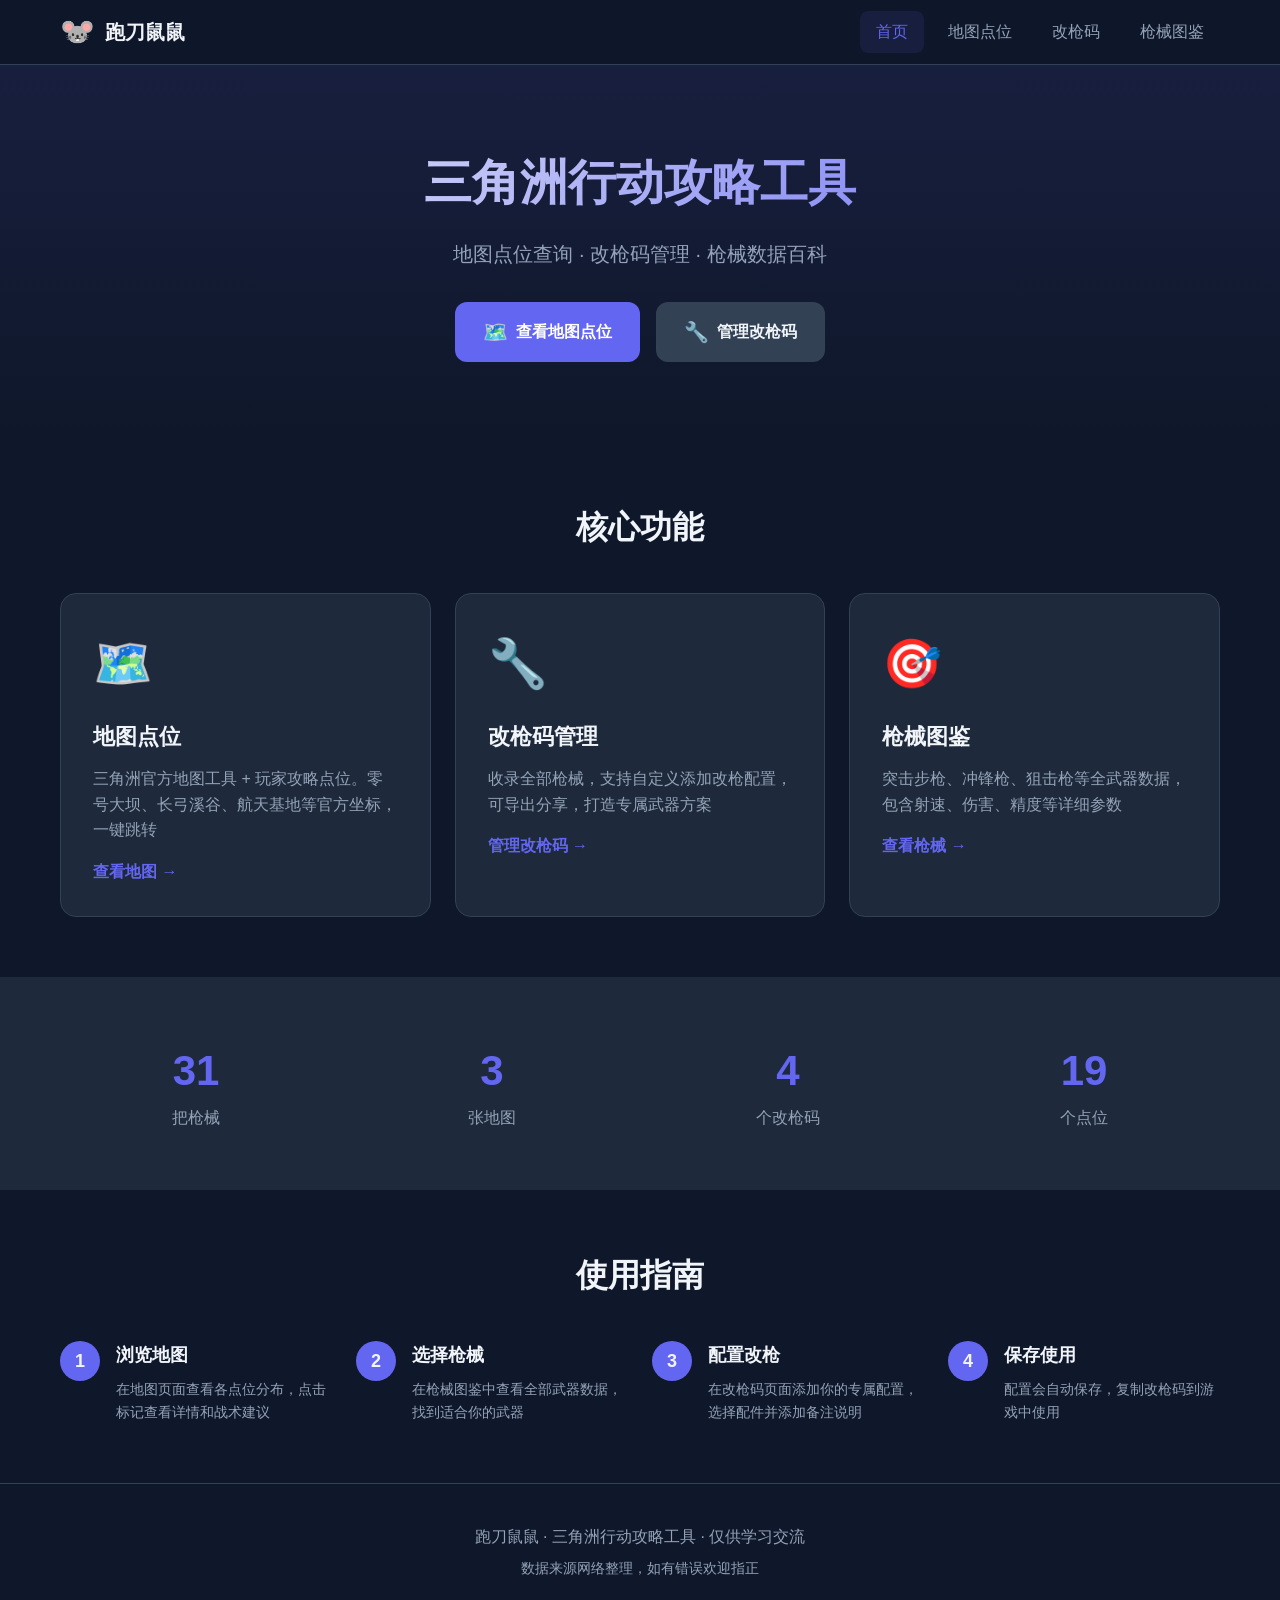
<file: index.html>
<!DOCTYPE html>
<html lang="zh-CN">
<head>
    <meta charset="UTF-8">
    <meta name="viewport" content="width=device-width, initial-scale=1.0">
    <title>跑刀鼠鼠 - 三角洲行动工具站</title>
    <link rel="stylesheet" href="css/style.css">
</head>
<body>
    <!-- 顶部导航 -->
    <header class="header">
        <div class="container header-content">
            <div class="logo">
                <span class="logo-icon">🐭</span>
                <span class="logo-text">跑刀鼠鼠</span>
            </div>
            <nav class="nav">
                <a href="index.html" class="nav-link active">首页</a>
                <a href="maps.html" class="nav-link">地图点位</a>
                <a href="loadouts.html" class="nav-link">改枪码</a>
                <a href="weapons.html" class="nav-link">枪械图鉴</a>
            </nav>
        </div>
    </header>

    <!-- 英雄区域 -->
    <section class="hero">
        <div class="container">
            <div class="hero-content">
                <h1 class="hero-title">三角洲行动攻略工具</h1>
                <p class="hero-subtitle">地图点位查询 · 改枪码管理 · 枪械数据百科</p>
                <div class="hero-buttons">
                    <a href="maps.html" class="btn btn-primary">
                        <span class="btn-icon">🗺️</span>
                        查看地图点位
                    </a>
                    <a href="loadouts.html" class="btn btn-secondary">
                        <span class="btn-icon">🔧</span>
                        管理改枪码
                    </a>
                </div>
            </div>
        </div>
    </section>

    <!-- 功能卡片 -->
    <section class="features">
        <div class="container">
            <h2 class="section-title">核心功能</h2>
            <div class="features-grid">
                <div class="feature-card">
                    <div class="feature-icon">🗺️</div>
                    <h3>地图点位</h3>
                    <p>三角洲官方地图工具 + 玩家攻略点位。零号大坝、长弓溪谷、航天基地等官方坐标，一键跳转</p>
                    <a href="maps.html" class="feature-link">查看地图 →</a>
                </div>
                <div class="feature-card">
                    <div class="feature-icon">🔧</div>
                    <h3>改枪码管理</h3>
                    <p>收录全部枪械，支持自定义添加改枪配置，可导出分享，打造专属武器方案</p>
                    <a href="loadouts.html" class="feature-link">管理改枪码 →</a>
                </div>
                <div class="feature-card">
                    <div class="feature-icon">🎯</div>
                    <h3>枪械图鉴</h3>
                    <p>突击步枪、冲锋枪、狙击枪等全武器数据，包含射速、伤害、精度等详细参数</p>
                    <a href="weapons.html" class="feature-link">查看枪械 →</a>
                </div>
            </div>
        </div>
    </section>

    <!-- 快速统计 -->
    <section class="stats">
        <div class="container">
            <div class="stats-grid">
                <div class="stat-item">
                    <span class="stat-number" id="weaponCount">0</span>
                    <span class="stat-label">把枪械</span>
                </div>
                <div class="stat-item">
                    <span class="stat-number" id="mapCount">0</span>
                    <span class="stat-label">张地图</span>
                </div>
                <div class="stat-item">
                    <span class="stat-number" id="loadoutCount">0</span>
                    <span class="stat-label">个改枪码</span>
                </div>
                <div class="stat-item">
                    <span class="stat-number" id="markerCount">0</span>
                    <span class="stat-label">个点位</span>
                </div>
            </div>
        </div>
    </section>

    <!-- 使用说明 -->
    <section class="guide">
        <div class="container">
            <h2 class="section-title">使用指南</h2>
            <div class="guide-steps">
                <div class="guide-step">
                    <div class="step-number">1</div>
                    <div class="step-content">
                        <h4>浏览地图</h4>
                        <p>在地图页面查看各点位分布，点击标记查看详情和战术建议</p>
                    </div>
                </div>
                <div class="guide-step">
                    <div class="step-number">2</div>
                    <div class="step-content">
                        <h4>选择枪械</h4>
                        <p>在枪械图鉴中查看全部武器数据，找到适合你的武器</p>
                    </div>
                </div>
                <div class="guide-step">
                    <div class="step-number">3</div>
                    <div class="step-content">
                        <h4>配置改枪</h4>
                        <p>在改枪码页面添加你的专属配置，选择配件并添加备注说明</p>
                    </div>
                </div>
                <div class="guide-step">
                    <div class="step-number">4</div>
                    <div class="step-content">
                        <h4>保存使用</h4>
                        <p>配置会自动保存，复制改枪码到游戏中使用</p>
                    </div>
                </div>
            </div>
        </div>
    </section>

    <!-- 页脚 -->
    <footer class="footer">
        <div class="container">
            <p>跑刀鼠鼠 · 三角洲行动攻略工具 · 仅供学习交流</p>
            <p class="footer-tip">数据来源网络整理，如有错误欢迎指正</p>
        </div>
    </footer>

    <script src="js/main.js"></script>
    <script>
        // 加载统计数据
        async function loadStats() {
            try {
                const [weapons, maps, loadouts] = await Promise.all([
                    fetch('data/weapons.json').then(r => r.json()),
                    fetch('data/maps.json').then(r => r.json()),
                    fetch('data/loadouts.json').then(r => r.json())
                ]);

                // 计算枪械总数
                let weaponCount = 0;
                weapons.categories.forEach(cat => weaponCount += cat.weapons.length);
                document.getElementById('weaponCount').textContent = weaponCount;

                // 地图数量
                document.getElementById('mapCount').textContent = maps.maps.length;

                // 改枪码数量
                document.getElementById('loadoutCount').textContent = loadouts.loadouts.length;

                // 点位数量
                let markerCount = 0;
                maps.maps.forEach(map => {
                    map.zones.forEach(zone => {
                        markerCount += zone.markers.length;
                    });
                });
                document.getElementById('markerCount').textContent = markerCount;
            } catch (e) {
                console.error('加载统计数据失败:', e);
            }
        }
        loadStats();
    </script>
</body>
</html>
</file>
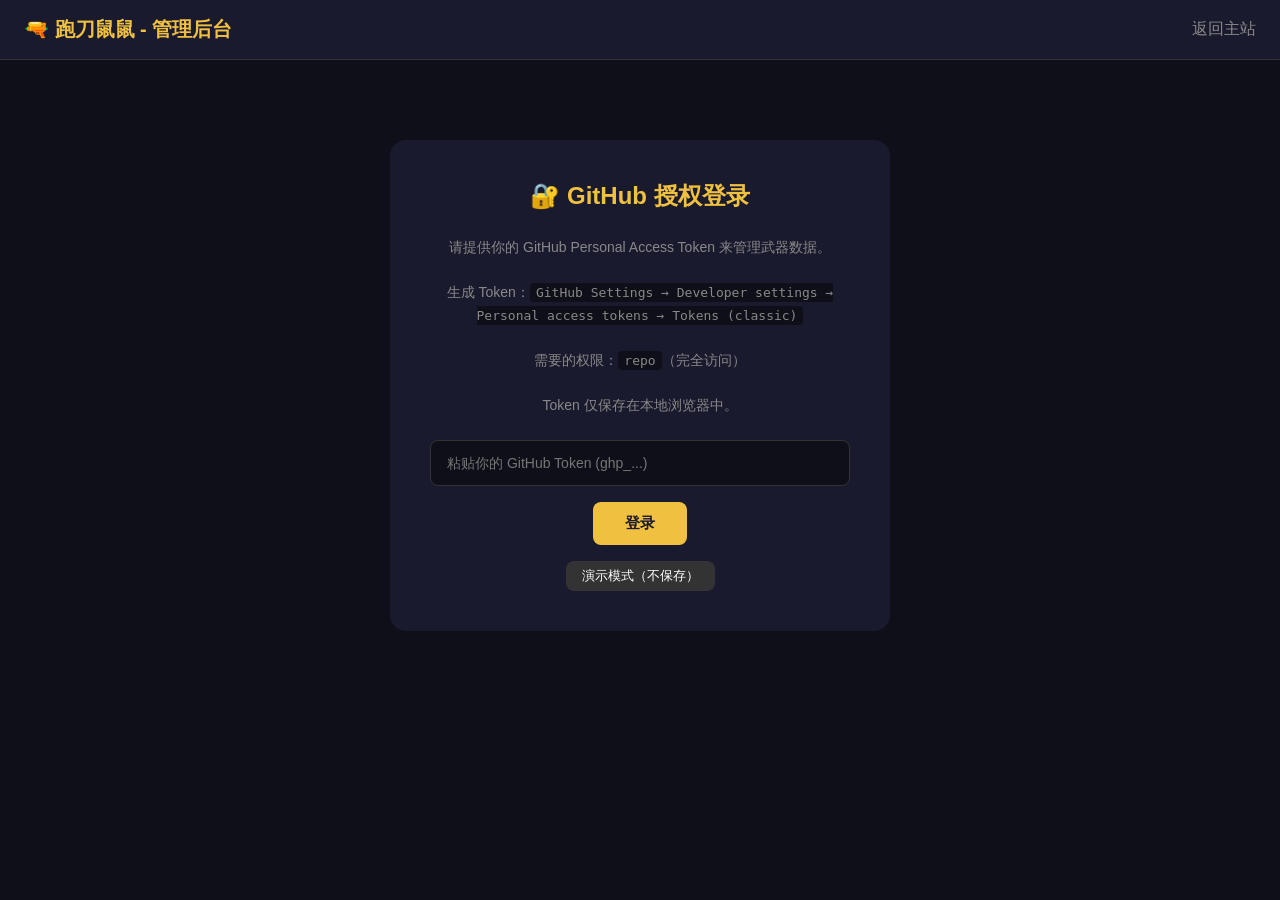
<file: admin.html>
<!DOCTYPE html>
<html lang="zh-CN">
<head>
    <meta charset="UTF-8">
    <meta name="viewport" content="width=device-width, initial-scale=1.0">
    <title>管理后台 - 跑刀鼠鼠</title>
    <style>
        * { margin: 0; padding: 0; box-sizing: border-box; }
        body { font-family: -apple-system, BlinkMacSystemFont, 'Segoe UI', sans-serif; background: #0f0f1a; color: #e0e0e0; min-height: 100vh; }
        
        /* 顶部导航 */
        .header { background: #1a1a2e; border-bottom: 1px solid #333; padding: 16px 24px; display: flex; justify-content: space-between; align-items: center; }
        .header h1 { font-size: 20px; color: #f0c040; }
        .header a { color: #888; text-decoration: none; margin-left: 20px; }
        .header a:hover { color: #fff; }
        
        /* 登录面板 */
        .login-panel { max-width: 500px; margin: 80px auto; padding: 40px; background: #1a1a2e; border-radius: 16px; text-align: center; }
        .login-panel h2 { margin-bottom: 24px; color: #f0c040; }
        .login-panel p { color: #888; margin-bottom: 24px; line-height: 1.6; font-size: 14px; }
        .login-panel code { background: #0f0f1a; padding: 2px 6px; border-radius: 4px; font-size: 13px; }
        .token-input { width: 100%; padding: 14px 16px; background: #0f0f1a; border: 1px solid #333; border-radius: 8px; color: #fff; font-size: 14px; margin-bottom: 16px; }
        .token-input:focus { border-color: #f0c040; outline: none; }
        .btn { padding: 12px 32px; border: none; border-radius: 8px; font-size: 15px; cursor: pointer; transition: all 0.2s; }
        .btn-primary { background: #f0c040; color: #1a1a2e; font-weight: 600; }
        .btn-primary:hover { background: #ffdd60; }
        .btn-secondary { background: #333; color: #fff; }
        .btn-danger { background: #dc3545; color: #fff; }
        .btn-small { padding: 6px 16px; font-size: 13px; }
        .btn:disabled { opacity: 0.5; cursor: not-allowed; }
        
        /* 管理面板 */
        .admin-panel { display: none; padding: 24px; max-width: 1400px; margin: 0 auto; }
        .admin-panel.active { display: block; }
        
        /* 工具栏 */
        .toolbar { display: flex; justify-content: space-between; align-items: center; margin-bottom: 24px; flex-wrap: wrap; gap: 12px; }
        .toolbar-left { display: flex; gap: 12px; align-items: center; }
        .toolbar-right { display: flex; gap: 12px; align-items: center; }
        
        /* 分类标签 */
        .category-tabs { display: flex; gap: 8px; flex-wrap: wrap; margin-bottom: 20px; }
        .category-tab { padding: 8px 16px; background: #1a1a2e; border: 1px solid #333; border-radius: 20px; cursor: pointer; font-size: 13px; transition: all 0.2s; }
        .category-tab:hover { border-color: #f0c040; }
        .category-tab.active { background: #f0c040; color: #1a1a2e; border-color: #f0c040; font-weight: 600; }
        
        /* 武器卡片网格 */
        .weapons-grid { display: grid; grid-template-columns: repeat(auto-fill, minmax(320px, 1fr)); gap: 16px; }
        .weapon-card { background: #1a1a2e; border-radius: 12px; overflow: hidden; border: 1px solid #2a2a3e; transition: all 0.2s; }
        .weapon-card:hover { border-color: #f0c040; }
        .weapon-image { width: 100%; height: 180px; object-fit: cover; background: #0f0f1a; display: flex; align-items: center; justify-content: center; font-size: 48px; }
        .weapon-info { padding: 16px; }
        .weapon-header { display: flex; justify-content: space-between; align-items: start; margin-bottom: 12px; }
        .weapon-name { font-size: 18px; font-weight: 600; color: #fff; }
        .weapon-type { font-size: 12px; padding: 4px 8px; background: #333; border-radius: 4px; color: #888; }
        .weapon-desc { font-size: 13px; color: #888; margin-bottom: 12px; line-height: 1.5; }
        .weapon-stats { display: grid; grid-template-columns: 1fr 1fr; gap: 8px; }
        .stat-item { display: flex; justify-content: space-between; font-size: 12px; }
        .stat-label { color: #666; }
        .stat-bar { width: 60px; height: 4px; background: #333; border-radius: 2px; }
        .stat-fill { height: 100%; background: linear-gradient(90deg, #f0c040, #ff8c00); border-radius: 2px; }
        .weapon-actions { display: flex; gap: 8px; padding: 12px 16px; border-top: 1px solid #2a2a3e; }
        
        /* 模态框 */
        .modal-overlay { display: none; position: fixed; top: 0; left: 0; right: 0; bottom: 0; background: rgba(0,0,0,0.8); z-index: 1000; align-items: center; justify-content: center; padding: 20px; }
        .modal-overlay.active { display: flex; }
        .modal { background: #1a1a2e; border-radius: 16px; width: 100%; max-width: 600px; max-height: 90vh; overflow-y: auto; }
        .modal-header { padding: 20px 24px; border-bottom: 1px solid #333; display: flex; justify-content: space-between; align-items: center; }
        .modal-header h3 { color: #f0c040; }
        .modal-close { background: none; border: none; color: #888; font-size: 24px; cursor: pointer; }
        .modal-close:hover { color: #fff; }
        .modal-body { padding: 24px; }
        .modal-footer { padding: 16px 24px; border-top: 1px solid #333; display: flex; justify-content: flex-end; gap: 12px; }
        
        /* 表单 */
        .form-group { margin-bottom: 20px; }
        .form-label { display: block; margin-bottom: 8px; font-size: 14px; color: #888; }
        .form-input { width: 100%; padding: 12px 14px; background: #0f0f1a; border: 1px solid #333; border-radius: 8px; color: #fff; font-size: 14px; }
        .form-input:focus { border-color: #f0c040; outline: none; }
        .form-row { display: grid; grid-template-columns: 1fr 1fr; gap: 16px; }
        .form-textarea { width: 100%; padding: 12px 14px; background: #0f0f1a; border: 1px solid #333; border-radius: 8px; color: #fff; font-size: 14px; resize: vertical; min-height: 80px; }
        .form-textarea:focus { border-color: #f0c040; outline: none; }
        
        /* 图片上传 */
        .image-upload { border: 2px dashed #333; border-radius: 12px; padding: 32px; text-align: center; cursor: pointer; transition: all 0.2s; }
        .image-upload:hover { border-color: #f0c040; }
        .image-upload.has-image { padding: 0; border-style: solid; }
        .image-upload img { width: 100%; height: 200px; object-fit: contain; background: #0f0f1a; }
        .image-upload-text { color: #666; font-size: 14px; }
        .image-upload-text span { color: #f0c040; }
        
        /* 状态提示 */
        .toast { position: fixed; bottom: 24px; right: 24px; padding: 16px 24px; background: #1a1a2e; border-radius: 8px; border: 1px solid #333; z-index: 2000; display: none; }
        .toast.success { border-color: #28a745; }
        .toast.error { border-color: #dc3545; }
        .toast.show { display: block; }
        
        /* 加载状态 */
        .loading { display: flex; align-items: center; justify-content: center; padding: 60px; color: #888; }
        .spinner { width: 24px; height: 24px; border: 2px solid #333; border-top-color: #f0c040; border-radius: 50%; animation: spin 0.8s linear infinite; margin-right: 12px; }
        @keyframes spin { to { transform: rotate(360deg); } }
        
        /* 分类选择器 */
        .category-select { width: 100%; padding: 12px 14px; background: #0f0f1a; border: 1px solid #333; border-radius: 8px; color: #fff; font-size: 14px; }
        .category-select:focus { border-color: #f0c040; outline: none; }
        
        /* 滑条 */
        .range-group { display: flex; align-items: center; gap: 12px; }
        .range-input { flex: 1; -webkit-appearance: none; height: 6px; background: #333; border-radius: 3px; cursor: pointer; }
        .range-input::-webkit-slider-thumb { -webkit-appearance: none; width: 18px; height: 18px; background: #f0c040; border-radius: 50%; cursor: pointer; }
        .range-value { min-width: 36px; text-align: center; font-size: 14px; color: #f0c040; }
        
        /* 标签输入 */
        .tags-input-container { display: flex; flex-wrap: wrap; gap: 8px; padding: 8px; background: #0f0f1a; border: 1px solid #333; border-radius: 8px; min-height: 46px; }
        .tag-chip { display: flex; align-items: center; gap: 4px; padding: 4px 10px; background: #333; border-radius: 4px; font-size: 12px; }
        .tag-chip button { background: none; border: none; color: #888; cursor: pointer; font-size: 14px; }
        .tags-input { flex: 1; min-width: 100px; background: none; border: none; color: #fff; font-size: 14px; outline: none; }
        
        /* 响应式 */
        @media (max-width: 768px) {
            .weapons-grid { grid-template-columns: 1fr; }
            .form-row { grid-template-columns: 1fr; }
        }
    </style>
</head>
<body>
    <!-- 顶部导航 -->
    <div class="header">
        <h1>🔫 跑刀鼠鼠 - 管理后台</h1>
        <div>
            <a href="index.html">返回主站</a>
            <a href="#" id="logoutBtn" style="display:none;">退出登录</a>
        </div>
    </div>
    
    <!-- 登录面板 -->
    <div class="login-panel" id="loginPanel">
        <h2>🔐 GitHub 授权登录</h2>
        <p>
            请提供你的 GitHub Personal Access Token 来管理武器数据。<br><br>
            生成 Token：<code>GitHub Settings → Developer settings → Personal access tokens → Tokens (classic)</code><br><br>
            需要的权限：<code>repo</code>（完全访问）<br><br>
            Token 仅保存在本地浏览器中。
        </p>
        <input type="password" class="token-input" id="tokenInput" placeholder="粘贴你的 GitHub Token (ghp_...)">
        <button class="btn btn-primary" id="loginBtn">登录</button>
        <div style="margin-top: 16px;">
            <button class="btn btn-secondary btn-small" id="demoBtn">演示模式（不保存）</button>
        </div>
    </div>
    
    <!-- 管理面板 -->
    <div class="admin-panel" id="adminPanel">
        <div class="toolbar">
            <div class="toolbar-left">
                <button class="btn btn-primary" id="addWeaponBtn">+ 添加武器</button>
                <span id="weaponCount" style="color: #888; font-size: 14px;"></span>
            </div>
            <div class="toolbar-right">
                <button class="btn btn-secondary btn-small" id="exportBtn">导出 JSON</button>
                <button class="btn btn-secondary btn-small" id="importBtn">导入 JSON</button>
                <input type="file" id="importFile" accept=".json" style="display: none;">
            </div>
        </div>
        
        <!-- 分类标签 -->
        <div class="category-tabs" id="categoryTabs">
            <div class="category-tab active" data-category="all">全部</div>
        </div>
        
        <!-- 武器列表 -->
        <div class="weapons-grid" id="weaponsGrid">
            <div class="loading"><div class="spinner"></div>加载中...</div>
        </div>
    </div>
    
    <!-- 添加/编辑模态框 -->
    <div class="modal-overlay" id="weaponModal">
        <div class="modal">
            <div class="modal-header">
                <h3 id="modalTitle">添加武器</h3>
                <button class="modal-close" id="modalClose">&times;</button>
            </div>
            <div class="modal-body">
                <input type="hidden" id="weaponId">
                
                <!-- 图片上传 -->
                <div class="form-group">
                    <label class="form-label">武器图片</label>
                    <div class="image-upload" id="imageUpload">
                        <div class="image-upload-text" id="imageUploadText">
                            点击上传图片<br><span>支持 JPG/PNG/GIF，建议 400×300</span>
                        </div>
                        <img id="imagePreview" style="display: none;">
                    </div>
                    <input type="file" id="imageInput" accept="image/*" style="display: none;">
                    <input type="hidden" id="weaponImage">
                </div>
                
                <div class="form-row">
                    <div class="form-group">
                        <label class="form-label">武器名称 *</label>
                        <input type="text" class="form-input" id="weaponName" placeholder="例如：HK416">
                    </div>
                    <div class="form-group">
                        <label class="form-label">武器分类 *</label>
                        <select class="category-select" id="weaponCategory">
                            <option value="assault-rifles">突击步枪</option>
                            <option value="smg">冲锋枪</option>
                            <option value="snipers">狙击枪</option>
                            <option value="shotguns">霰弹枪</option>
                            <option value="lmgs">机枪</option>
                            <option value="pistols">手枪</option>
                            <option value="special">特殊武器</option>
                        </select>
                    </div>
                </div>
                
                <div class="form-group">
                    <label class="form-label">全称</label>
                    <input type="text" class="form-input" id="weaponFullName" placeholder="例如：Heckler & Koch HK416">
                </div>
                
                <div class="form-group">
                    <label class="form-label">武器类型标签</label>
                    <input type="text" class="form-input" id="weaponType" placeholder="例如：AR / SMG / SR">
                </div>
                
                <div class="form-group">
                    <label class="form-label">描述</label>
                    <textarea class="form-textarea" id="weaponDesc" placeholder="简要描述武器特点..."></textarea>
                </div>
                
                <!-- 属性 -->
                <div class="form-group">
                    <label class="form-label">属性评分（0-100）</label>
                    <div style="display: grid; gap: 12px;">
                        <div class="range-group">
                            <span style="min-width: 70px; font-size: 13px;">射速</span>
                            <input type="range" class="range-input" id="statFireRate" min="0" max="100" value="50">
                            <span class="range-value" id="statFireRateValue">50</span>
                        </div>
                        <div class="range-group">
                            <span style="min-width: 70px; font-size: 13px;">伤害</span>
                            <input type="range" class="range-input" id="statDamage" min="0" max="100" value="50">
                            <span class="range-value" id="statDamageValue">50</span>
                        </div>
                        <div class="range-group">
                            <span style="min-width: 70px; font-size: 13px;">精度</span>
                            <input type="range" class="range-input" id="statAccuracy" min="0" max="100" value="50">
                            <span class="range-value" id="statAccuracyValue">50</span>
                        </div>
                        <div class="range-group">
                            <span style="min-width: 70px; font-size: 13px;">射程</span>
                            <input type="range" class="range-input" id="statRange" min="0" max="100" value="50">
                            <span class="range-value" id="statRangeValue">50</span>
                        </div>
                    </div>
                </div>
                
                <div class="form-row">
                    <div class="form-group">
                        <label class="form-label">评分（0-10）</label>
                        <input type="number" class="form-input" id="weaponRating" min="0" max="10" step="0.1" value="7.0">
                    </div>
                    <div class="form-group">
                        <label class="form-label">改枪码</label>
                        <input type="text" class="form-input" id="weaponCode" placeholder="例如：ABC123">
                    </div>
                </div>
                
                <div class="form-group">
                    <label class="form-label">标签（回车添加）</label>
                    <div class="tags-input-container" id="tagsContainer">
                        <input type="text" class="tags-input" id="tagsInput" placeholder="输入标签后按回车...">
                    </div>
                </div>
            </div>
            <div class="modal-footer">
                <button class="btn btn-secondary" id="cancelBtn">取消</button>
                <button class="btn btn-primary" id="saveBtn">保存</button>
            </div>
        </div>
    </div>
    
    <!-- 提示 -->
    <div class="toast" id="toast"></div>
    
    <script>
        // ===== 配置 =====
        const CONFIG = {
            owner: 'wuchen95279',
            repo: 'paodao-shushu',
            branch: 'main',
            weaponsFile: 'data/weapons.json',
            imagesFolder: 'assets/images/'
        };
        
        // ===== 状态 =====
        let state = {
            token: localStorage.getItem('gh_token') || '',
            isDemo: localStorage.getItem('gh_demo') === 'true',
            weapons: null,
            currentCategory: 'all',
            currentTags: [],
            editImage: null
        };
        
        // ===== DOM =====
        const $ = id => document.getElementById(id);
        const loginPanel = $('loginPanel');
        const adminPanel = $('adminPanel');
        const tokenInput = $('tokenInput');
        const loginBtn = $('loginBtn');
        const demoBtn = $('demoBtn');
        const logoutBtn = $('logoutBtn');
        const weaponsGrid = $('weaponsGrid');
        const categoryTabs = $('categoryTabs');
        const weaponModal = $('weaponModal');
        const toast = $('toast');
        
        // ===== GitHub API =====
        const api = {
            headers: () => ({
                'Authorization': `token ${state.token}`,
                'Accept': 'application/vnd.github+json',
                'Content-Type': 'application/json'
            }),
            
            async request(method, url, data = null) {
                const options = { method, headers: this.headers() };
                if (data) options.body = JSON.stringify(data);
                const r = await fetch(url, options);
                const text = await r.text();
                let json;
                try { json = JSON.parse(text); } catch { json = { message: text }; }
                if (!r.ok) throw new Error(json.message || `HTTP ${r.status}`);
                return json;
            },
            
            getFile: (path) => api.request('GET', `https://api.github.com/repos/${CONFIG.owner}/${CONFIG.repo}/contents/${path}?ref=${CONFIG.branch}`),
            putFile: (path, content, message, sha = null) => {
                const body = { message, content: btoa(unescape(encodeURIComponent(content))) };
                if (sha) body.sha = sha;
                return api.request('PUT', `https://api.github.com/repos/${CONFIG.owner}/${CONFIG.repo}/contents/${path}`, body);
            },
            deleteFile: (path, sha, message) => api.request('DELETE', `https://api.github.com/repos/${CONFIG.owner}/${CONFIG.repo}/contents/${path}`, { message, sha }),
            uploadImage: (filename, dataurl) => {
                const base64 = dataurl.split(',')[1];
                return api.request('PUT', `https://api.github.com/repos/${CONFIG.owner}/${CONFIG.repo}/contents/${CONFIG.imagesFolder}${filename}`, {
                    message: `Upload image: ${filename}`,
                    content: base64
                });
            }
        };
        
        // ===== 工具函数 =====
        function showToast(msg, type = 'success') {
            toast.textContent = msg;
            toast.className = `toast ${type} show`;
            setTimeout(() => toast.classList.remove('show'), 3000);
        }
        
        function getEmoji(type) {
            const map = { 'AR': '🎯', 'SMG': '⚡', 'SR': '🎯', 'SG': '💥', 'LMG': '🔥', 'Pistol': '🔫', 'Special': '⚔️', 'default': '🔫' };
            return map[type] || map['default'];
        }
        
        function generateId(name) {
            return name.toLowerCase().replace(/[^a-z0-9]/g, '-').replace(/-+/g, '-').replace(/^-|-$/g, '') || 'weapon-' + Date.now();
        }
        
        // ===== 认证 =====
        async function checkAuth() {
            if (state.token) {
                try {
                    await fetch('https://api.github.com/user', { headers: api.headers() });
                    showAdmin();
                    return true;
                } catch (e) {
                    localStorage.removeItem('gh_token');
                    state.token = '';
                }
            }
            if (state.isDemo) {
                showAdmin();
                return true;
            }
            return false;
        }
        
        async function doLogin() {
            const token = tokenInput.value.trim();
            if (!token) { showToast('请输入 Token', 'error'); return; }
            state.token = token;
            try {
                const user = await fetch('https://api.github.com/user', { 
                    headers: { 'Authorization': `token ${token}`, 'Accept': 'application/vnd.github+json' }
                }).then(r => r.json());
                if (user.login) {
                    localStorage.setItem('gh_token', token);
                    showToast(`欢迎，${user.login}！`);
                    showAdmin();
                }
            } catch (e) {
                showToast('Token 无效，请检查后重试', 'error');
            }
        }
        
        function doDemo() {
            state.isDemo = true;
            localStorage.setItem('gh_demo', 'true');
            showToast('演示模式：修改不会保存');
            showAdmin();
        }
        
        function doLogout() {
            state.token = '';
            state.isDemo = false;
            localStorage.removeItem('gh_token');
            localStorage.removeItem('gh_demo');
            loginPanel.style.display = 'block';
            adminPanel.classList.remove('active');
            logoutBtn.style.display = 'none';
            tokenInput.value = '';
        }
        
        function showAdmin() {
            loginPanel.style.display = 'none';
            adminPanel.classList.add('active');
            logoutBtn.style.display = 'inline';
            logoutBtn.style.color = '#888';
            logoutBtn.style.textDecoration = 'none';
            loadWeapons();
        }
        
        // ===== 数据加载 =====
        async function loadWeapons() {
            weaponsGrid.innerHTML = '<div class="loading"><div class="spinner"></div>加载中...</div>';
            try {
                const file = await api.getFile(CONFIG.weaponsFile);
                const content = decodeURIComponent(escape(atob(file.content)));
                state.weapons = JSON.parse(content);
                renderCategories();
                renderWeapons();
            } catch (e) {
                weaponsGrid.innerHTML = `<div class="loading" style="color:#dc3545;">加载失败: ${e.message}</div>`;
                showToast('加载武器数据失败', 'error');
            }
        }
        
        function renderCategories() {
            const cats = [{ id: 'all', name: '全部' }];
            state.weapons.categories.forEach(c => cats.push(c));
            categoryTabs.innerHTML = cats.map(c => 
                `<div class="category-tab${c.id === state.currentCategory ? ' active' : ''}" data-category="${c.id}">${c.name}</div>`
            ).join('');
        }
        
        function renderWeapons() {
            const allWeapons = [];
            state.weapons.categories.forEach(cat => {
                cat.weapons.forEach(w => allWeapons.push({ ...w, categoryId: cat.id, categoryName: cat.name }));
            });
            
            const filtered = state.currentCategory === 'all' 
                ? allWeapons 
                : allWeapons.filter(w => w.categoryId === state.currentCategory);
            
            $('weaponCount').textContent = `共 ${allWeapons.length} 把武器`;
            
            if (filtered.length === 0) {
                weaponsGrid.innerHTML = '<div class="loading">该分类暂无武器</div>';
                return;
            }
            
            weaponsGrid.innerHTML = filtered.map(w => `
                <div class="weapon-card" data-id="${w.id}" data-category="${w.categoryId}">
                    <div class="weapon-image">
                        ${w.image ? `<img src="${w.image}" alt="${w.name}" style="width:100%;height:100%;object-fit:contain;">` : getEmoji(w.type)}
                    </div>
                    <div class="weapon-info">
                        <div class="weapon-header">
                            <span class="weapon-name">${w.name}</span>
                            <span class="weapon-type">${w.type || w.categoryName}</span>
                        </div>
                        <p class="weapon-desc">${w.description || ''}</p>
                        <div class="weapon-stats">
                            <div class="stat-item"><span class="stat-label">射速</span><div class="stat-bar"><div class="stat-fill" style="width:${w.fireRate}%"></div></div></div>
                            <div class="stat-item"><span class="stat-label">伤害</span><div class="stat-bar"><div class="stat-fill" style="width:${w.damage}%"></div></div></div>
                            <div class="stat-item"><span class="stat-label">精度</span><div class="stat-bar"><div class="stat-fill" style="width:${w.accuracy}%"></div></div></div>
                            <div class="stat-item"><span class="stat-label">射程</span><div class="stat-bar"><div class="stat-fill" style="width:${w.range}%"></div></div></div>
                        </div>
                    </div>
                    <div class="weapon-actions">
                        <button class="btn btn-secondary btn-small" onclick="editWeapon('${w.categoryId}', '${w.id}')">编辑</button>
                        <button class="btn btn-danger btn-small" onclick="deleteWeapon('${w.categoryId}', '${w.id}')">删除</button>
                    </div>
                </div>
            `).join('');
        }
        
        // ===== 模态框操作 =====
        function openModal(isEdit = false) {
            $('modalTitle').textContent = isEdit ? '编辑武器' : '添加武器';
            weaponModal.classList.add('active');
            if (!isEdit) {
                $('weaponId').value = '';
                $('weaponName').value = '';
                $('weaponFullName').value = '';
                $('weaponCategory').value = 'assault-rifles';
                $('weaponType').value = '';
                $('weaponDesc').value = '';
                $('weaponRating').value = '7.0';
                $('weaponCode').value = '';
                $('weaponImage').value = '';
                $('imagePreview').style.display = 'none';
                $('imageUploadText').style.display = 'block';
                $('imageUpload').classList.remove('has-image');
                state.currentTags = [];
                state.editImage = null;
                ['FireRate', 'Damage', 'Accuracy', 'Range'].forEach(s => {
                    $(`stat${s}`).value = 50;
                    $(`stat${s}Value`).textContent = '50';
                });
                renderTags();
            }
        }
        
        function closeModal() {
            weaponModal.classList.remove('active');
            state.currentTags = [];
            state.editImage = null;
        }
        
        function renderTags() {
            const container = $('tagsContainer');
            const input = $('tagsInput');
            container.innerHTML = state.currentTags.map(t => 
                `<div class="tag-chip">${t} <button onclick="removeTag('${t}')">&times;</button></div>`
            ).join('') + '<input type="text" class="tags-input" id="tagsInput" placeholder="输入标签后按回车...">';
            const newInput = $('tagsInput');
            newInput.addEventListener('keydown', e => {
                if (e.key === 'Enter') {
                    e.preventDefault();
                    const val = newInput.value.trim();
                    if (val && !state.currentTags.includes(val)) {
                        state.currentTags.push(val);
                        renderTags();
                    }
                }
            });
        }
        
        function removeTag(tag) {
            state.currentTags = state.currentTags.filter(t => t !== tag);
            renderTags();
        }
        
        // ===== 增删改 =====
        function editWeapon(catId, weaponId) {
            const cat = state.weapons.categories.find(c => c.id === catId);
            if (!cat) return;
            const weapon = cat.weapons.find(w => w.id === weaponId);
            if (!weapon) return;
            
            $('weaponId').value = weaponId;
            $('weaponCategory').value = catId;
            $('weaponName').value = weapon.name;
            $('weaponFullName').value = weapon.fullName || '';
            $('weaponType').value = weapon.type || '';
            $('weaponDesc').value = weapon.description || '';
            $('weaponRating').value = weapon.rating || '7.0';
            $('weaponCode').value = weapon.code || '';
            $('weaponImage').value = weapon.image || '';
            
            if (weapon.image) {
                $('imagePreview').src = weapon.image;
                $('imagePreview').style.display = 'block';
                $('imageUploadText').style.display = 'none';
                $('imageUpload').classList.add('has-image');
            }
            
            ['FireRate', 'Damage', 'Accuracy', 'Range'].forEach(s => {
                const key = s.charAt(0).toLowerCase() + s.slice(1);
                const val = weapon[key] || 50;
                $(`stat${s}`).value = val;
                $(`stat${s}Value`).textContent = val;
            });
            
            state.currentTags = weapon.tags || [];
            renderTags();
            openModal(true);
        }
        
        async function saveWeapon() {
            const id = $('weaponId').value;
            const name = $('weaponName').value.trim();
            if (!name) { showToast('请输入武器名称', 'error'); return; }
            
            const catId = $('weaponCategory').value;
            let image = $('weaponImage').value;
            
            // 上传图片
            if (state.editImage && !state.editImage.startsWith('http')) {
                try {
                    if (state.isDemo) {
                        showToast('演示模式：图片未上传', 'error');
                    } else {
                        const filename = `${generateId(name)}-${Date.now()}.${state.editImage.split(';')[0].split('/')[1]}`;
                        await api.uploadImage(filename, state.editImage);
                        image = `${CONFIG.imagesFolder}${filename}`;
                        showToast('图片上传成功');
                    }
                } catch (e) {
                    showToast(`图片上传失败: ${e.message}`, 'error');
                    return;
                }
            }
            
            const weapon = {
                id: id || generateId(name),
                name,
                fullName: $('weaponFullName').value.trim(),
                type: $('weaponType').value.trim(),
                description: $('weaponDesc').value.trim(),
                fireRate: parseInt($('statFireRate').value),
                damage: parseInt($('statDamage').value),
                accuracy: parseInt($('statAccuracy').value),
                range: parseInt($('statRange').value),
                rating: parseFloat($('weaponRating').value) || 7.0,
                code: $('weaponCode').value.trim(),
                tags: [...state.currentTags],
                image: image
            };
            
            let cat = state.weapons.categories.find(c => c.id === catId);
            if (!cat) {
                cat = { id: catId, name: catId, icon: '🔫', weapons: [] };
                state.weapons.categories.push(cat);
            }
            
            if (id) {
                const idx = cat.weapons.findIndex(w => w.id === id);
                if (idx >= 0) cat.weapons[idx] = weapon;
            } else {
                cat.weapons.push(weapon);
            }
            
            await saveData();
            closeModal();
            showToast(id ? '武器已更新' : '武器已添加');
            renderCategories();
            renderWeapons();
        }
        
        async function deleteWeapon(catId, weaponId) {
            if (!confirm('确定要删除这把武器吗？')) return;
            
            const cat = state.weapons.categories.find(c => c.id === catId);
            if (!cat) return;
            cat.weapons = cat.weapons.filter(w => w.id !== weaponId);
            
            await saveData();
            showToast('武器已删除');
            renderWeapons();
        }
        
        async function saveData() {
            if (state.isDemo) return;
            try {
                const file = await api.getFile(CONFIG.weaponsFile);
                await api.putFile(CONFIG.weaponsFile, JSON.stringify(state.weapons, null, 2), 'Update weapons data', file.sha);
            } catch (e) {
                showToast(`保存失败: ${e.message}`, 'error');
                throw e;
            }
        }
        
        // ===== 导入导出 =====
        function exportJSON() {
            const blob = new Blob([JSON.stringify(state.weapons, null, 2)], { type: 'application/json' });
            const url = URL.createObjectURL(blob);
            const a = document.createElement('a');
            a.href = url;
            a.download = 'weapons.json';
            a.click();
            URL.revokeObjectURL(url);
        }
        
        function importJSON(e) {
            const file = e.target.files[0];
            if (!file) return;
            const reader = new FileReader();
            reader.onload = async (ev) => {
                try {
                    const data = JSON.parse(ev.target.result);
                    if (data.categories) {
                        state.weapons = data;
                        await saveData();
                        renderCategories();
                        renderWeapons();
                        showToast('导入成功');
                    } else {
                        showToast('无效的数据格式', 'error');
                    }
                } catch (err) {
                    showToast('解析 JSON 失败', 'error');
                }
            };
            reader.readAsText(file);
        }
        
        // ===== 事件绑定 =====
        loginBtn.addEventListener('click', doLogin);
        demoBtn.addEventListener('click', doDemo);
        logoutBtn.addEventListener('click', doLogout);
        $('addWeaponBtn').addEventListener('click', () => openModal(false));
        $('modalClose').addEventListener('click', closeModal);
        $('cancelBtn').addEventListener('click', closeModal);
        $('saveBtn').addEventListener('click', saveWeapon);
        $('exportBtn').addEventListener('click', exportJSON);
        $('importBtn').addEventListener('click', () => $('importFile').click());
        $('importFile').addEventListener('change', importJSON);
        
        // 分类切换
        categoryTabs.addEventListener('click', e => {
            if (e.target.classList.contains('category-tab')) {
                state.currentCategory = e.target.dataset.category;
                document.querySelectorAll('.category-tab').forEach(t => t.classList.remove('active'));
                e.target.classList.add('active');
                renderWeapons();
            }
        });
        
        // 模态框点击外部关闭
        weaponModal.addEventListener('click', e => {
            if (e.target === weaponModal) closeModal();
        });
        
        // 滑条实时更新
        ['FireRate', 'Damage', 'Accuracy', 'Range'].forEach(s => {
            $(`stat${s}`).addEventListener('input', e => {
                $(`stat${s}Value`).textContent = e.target.value;
            });
        });
        
        // 图片上传
        $('imageUpload').addEventListener('click', () => $('imageInput').click());
        $('imageInput').addEventListener('change', e => {
            const file = e.target.files[0];
            if (!file) return;
            const reader = new FileReader();
            reader.onload = ev => {
                state.editImage = ev.target.result;
                $('imagePreview').src = ev.target.result;
                $('imagePreview').style.display = 'block';
                $('imageUploadText').style.display = 'none';
                $('imageUpload').classList.add('has-image');
            };
            reader.readAsDataURL(file);
        });
        
        // 启动
        checkAuth();
    </script>
</body>
</html>
</file>
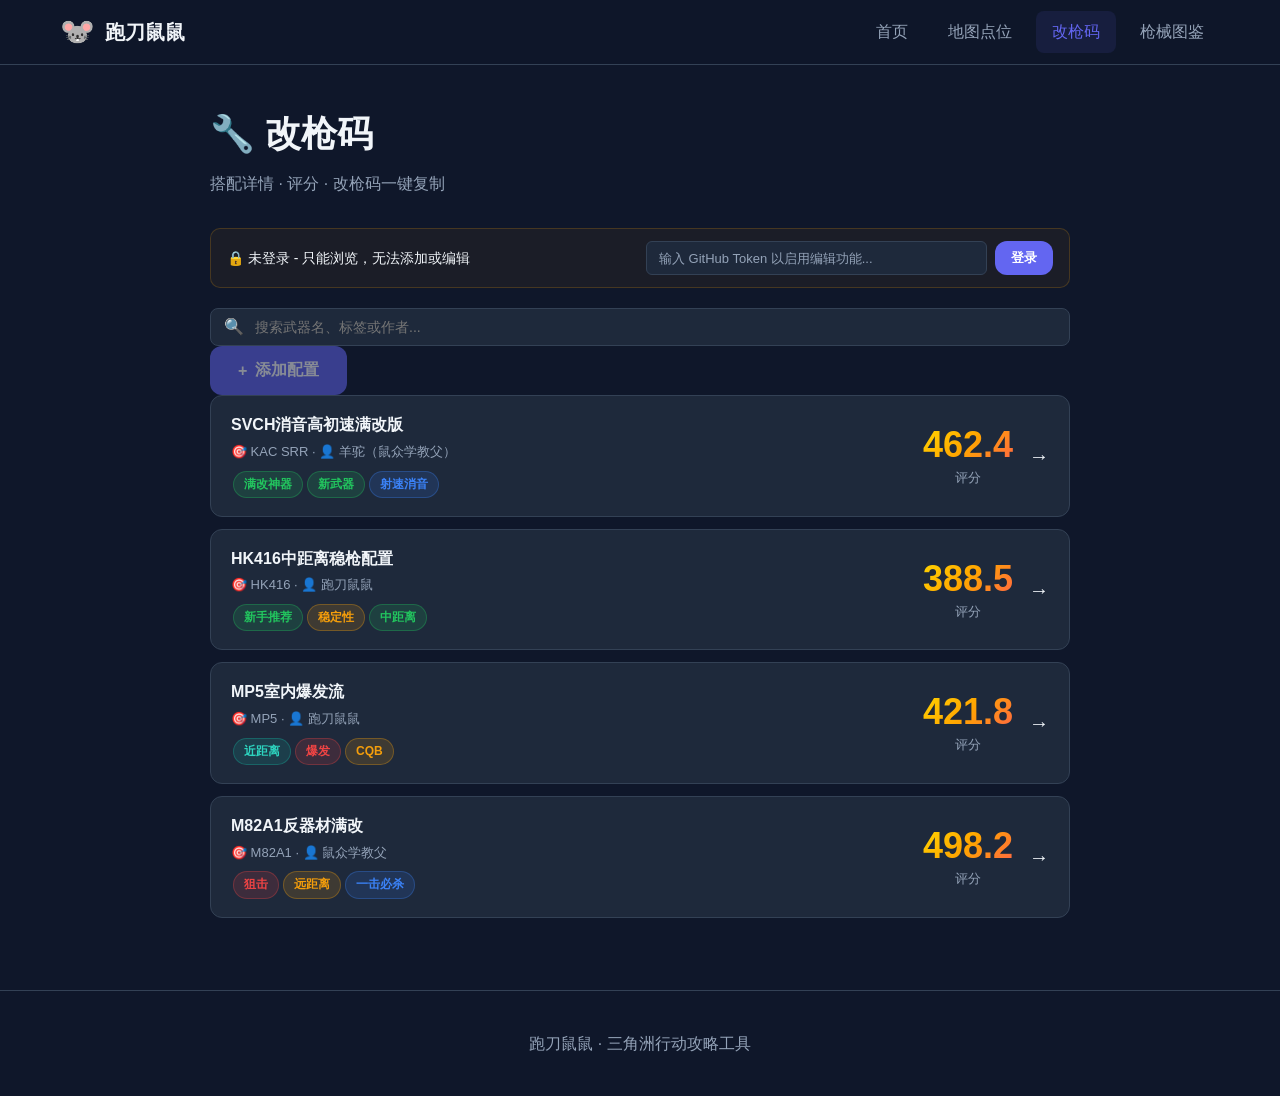
<file: loadouts.html>
<!DOCTYPE html>
<html lang="zh-CN">
<head>
    <meta charset="UTF-8">
    <meta name="viewport" content="width=device-width, initial-scale=1.0">
    <title>改枪码 - 跑刀鼠鼠</title>
    <link rel="stylesheet" href="css/style.css">
    <style>
        /* ===== 游戏内风格附加样式 ===== */
        
        /* 评分大字 */
        .score-big {
            font-size: 36px;
            font-weight: 800;
            background: linear-gradient(135deg, #FFD700 0%, #FFA500 50%, #FF6347 100%);
            -webkit-background-clip: text;
            -webkit-text-fill-color: transparent;
            background-clip: text;
            line-height: 1.2;
        }
        
        .score-label {
            font-size: 13px;
            color: var(--text-muted);
            margin-top: 2px;
        }

        /* 标签 */
        .tag-game {
            display: inline-block;
            padding: 3px 10px;
            border-radius: 20px;
            font-size: 12px;
            font-weight: 600;
            margin: 2px;
        }
        .tag-game.tag-hot { background: rgba(239,68,68,0.15); color: #ef4444; border: 1px solid rgba(239,68,68,0.3); }
        .tag-game.tag-new { background: rgba(34,197,94,0.15); color: #22c55e; border: 1px solid rgba(34,197,94,0.3); }
        .tag-game.tag-spd { background: rgba(59,130,246,0.15); color: #3b82f6; border: 1px solid rgba(59,130,246,0.3); }
        .tag-game.tag-rec { background: rgba(168,85,247,0.15); color: #a855f7; border: 1px solid rgba(168,85,247,0.3); }
        .tag-game.tag-def { background: rgba(245,158,11,0.15); color: #f59e0b; border: 1px solid rgba(245,158,11,0.3); }
        .tag-game.tag-def2 { background: rgba(99,102,241,0.15); color: #818cf8; border: 1px solid rgba(99,102,241,0.3); }
        .tag-game.tag-def3 { background: rgba(14,165,233,0.15); color: #38bdf8; border: 1px solid rgba(14,165,233,0.3); }
        .tag-game.tag-def4 { background: rgba(236,72,153,0.15); color: #f472b6; border: 1px solid rgba(236,72,153,0.3); }
        .tag-game.tag-def5 { background: rgba(20,184,166,0.15); color: #2dd4bf; border: 1px solid rgba(20,184,166,0.3); }

        /* 改枪码框 */
        .code-box {
            display: flex;
            align-items: center;
            gap: 12px;
            background: rgba(99,102,241,0.1);
            border: 1px solid rgba(99,102,241,0.3);
            border-radius: 10px;
            padding: 12px 16px;
            margin: 16px 0;
        }
        .code-text {
            font-family: 'Courier New', monospace;
            font-size: 15px;
            font-weight: 700;
            color: #a5b4fc;
            letter-spacing: 0.5px;
            flex: 1;
            word-break: break-all;
        }
        .code-copy-btn {
            background: var(--primary);
            color: white;
            border: none;
            padding: 8px 16px;
            border-radius: 8px;
            cursor: pointer;
            font-weight: 600;
            font-size: 13px;
            white-space: nowrap;
            transition: all 0.2s;
        }
        .code-copy-btn:hover { background: var(--primary-dark); }
        .code-copy-btn.copied { background: #22c55e; }

        /* 属性表 */
        .stats-table {
            display: grid;
            grid-template-columns: 1fr auto;
            gap: 0;
            background: var(--dark);
            border-radius: 12px;
            overflow: hidden;
            border: 1px solid var(--dark-light);
        }
        .stats-row {
            display: contents;
        }
        .stats-name {
            padding: 10px 16px;
            font-size: 14px;
            color: var(--text);
            border-bottom: 1px solid var(--dark-light);
            display: flex;
            align-items: center;
            gap: 8px;
        }
        .stats-value {
            padding: 10px 16px;
            font-size: 14px;
            font-weight: 600;
            color: var(--text);
            border-bottom: 1px solid var(--dark-light);
            text-align: right;
        }
        .stat-change { font-size: 12px; margin-left: 4px; }
        .stat-change.positive { color: #22c55e; }
        .stat-change.negative { color: #ef4444; }
        .stat-change.neutral { color: var(--text-muted); }

        /* 配件网格 */
        .attach-grid {
            display: grid;
            grid-template-columns: repeat(auto-fill, minmax(140px, 1fr));
            gap: 10px;
        }
        .attach-item {
            background: var(--dark);
            border: 1px solid var(--dark-light);
            border-radius: 10px;
            padding: 12px;
            text-align: center;
        }
        .attach-icon { font-size: 24px; margin-bottom: 6px; }
        .attach-slot { font-size: 11px; color: var(--text-muted); margin-bottom: 2px; }
        .attach-name { font-size: 13px; font-weight: 600; }

        /* 武器展示区 */
        .weapon-showcase {
            background: linear-gradient(135deg, #1e293b 0%, #0f172a 50%, #1a1a2e 100%);
            border-radius: 16px;
            padding: 32px;
            text-align: center;
            margin-bottom: 20px;
            position: relative;
            overflow: hidden;
        }
        .weapon-showcase::before {
            content: '';
            position: absolute;
            top: -50%; left: -50%;
            width: 200%; height: 200%;
            background: radial-gradient(circle at 50% 50%, rgba(99,102,241,0.08) 0%, transparent 60%);
            pointer-events: none;
        }
        .weapon-img-placeholder {
            width: 140px; height: 80px;
            background: rgba(99,102,241,0.1);
            border-radius: 12px;
            margin: 0 auto 16px;
            display: flex; align-items: center; justify-content: center;
            font-size: 40px;
            border: 1px solid rgba(99,102,241,0.2);
        }
        .weapon-showcase-name {
            font-size: 22px;
            font-weight: 700;
            margin-bottom: 8px;
        }

        /* 列表样式 */
        .loadout-list-item {
            background: var(--bg-card);
            border: 1px solid var(--dark-light);
            border-radius: 12px;
            padding: 16px 20px;
            margin-bottom: 12px;
            cursor: pointer;
            transition: all 0.2s;
            display: grid;
            grid-template-columns: 1fr auto auto;
            gap: 16px;
            align-items: center;
        }
        .loadout-list-item:hover {
            border-color: var(--primary);
            background: rgba(99,102,241,0.05);
            transform: translateX(4px);
        }
        .loadout-list-info h3 {
            font-size: 16px;
            font-weight: 700;
            margin-bottom: 4px;
        }
        .loadout-list-info .author {
            font-size: 13px;
            color: var(--text-muted);
            margin-bottom: 6px;
        }

        /* 模态框 */
        .modal-overlay {
            position: fixed;
            top: 0; left: 0; right: 0; bottom: 0;
            background: rgba(0,0,0,0.8);
            backdrop-filter: blur(4px);
            display: none;
            align-items: center;
            justify-content: center;
            z-index: 1000;
            padding: 20px;
        }
        .modal-overlay.active { display: flex; }
        .modal {
            background: var(--bg-card);
            border: 1px solid var(--dark-light);
            border-radius: 16px;
            width: 100%;
            max-width: 600px;
            max-height: 90vh;
            overflow: hidden;
            display: flex;
            flex-direction: column;
        }
        .modal-header {
            padding: 20px 24px;
            border-bottom: 1px solid var(--dark-light);
            display: flex;
            justify-content: space-between;
            align-items: center;
        }
        .modal-title { font-size: 18px; font-weight: 700; }
        .modal-close {
            background: none;
            border: none;
            color: var(--text-muted);
            font-size: 24px;
            cursor: pointer;
            padding: 0;
            width: 32px; height: 32px;
            display: flex; align-items: center; justify-content: center;
            border-radius: 8px;
            transition: all 0.2s;
        }
        .modal-close:hover { background: var(--dark); color: var(--text); }
        .modal-body {
            padding: 24px;
            overflow-y: auto;
            flex: 1;
        }
        .modal-footer {
            padding: 16px 24px;
            border-top: 1px solid var(--dark-light);
            display: flex;
            justify-content: flex-end;
            gap: 12px;
        }

        .modal-section-title {
            font-size: 14px;
            font-weight: 700;
            color: var(--primary);
            margin-bottom: 12px;
            margin-top: 20px;
            display: flex;
            align-items: center;
            gap: 8px;
        }
        .modal-section-title::before {
            content: '';
            width: 3px; height: 14px;
            background: var(--primary);
            border-radius: 2px;
        }

        .action-btns { display: flex; gap: 10px; flex-wrap: wrap; }
        .action-btns .btn { flex: 1; justify-content: center; min-width: 120px; }

        /* 登录状态栏 */
        .auth-bar {
            display: flex;
            align-items: center;
            gap: 12px;
            padding: 12px 16px;
            background: var(--bg-card);
            border: 1px solid var(--dark-light);
            border-radius: 10px;
            margin-bottom: 20px;
        }
        .auth-bar.logged-in {
            background: rgba(34,197,94,0.05);
            border-color: rgba(34,197,94,0.2);
        }
        .auth-bar.logged-out {
            background: rgba(245,158,11,0.05);
            border-color: rgba(245,158,11,0.2);
        }
        .auth-status {
            font-size: 14px;
            flex: 1;
        }
        .auth-status .username {
            font-weight: 600;
            color: #22c55e;
        }
        
        /* Token 输入框 */
        .token-input-group {
            display: flex;
            gap: 8px;
            flex: 1;
        }
        .token-input-group input {
            flex: 1;
            padding: 8px 12px;
            background: var(--dark);
            border: 1px solid var(--dark-light);
            border-radius: 6px;
            color: var(--text);
            font-size: 13px;
        }
        .token-input-group input::placeholder {
            color: var(--text-muted);
        }
        
        /* 保存中状态 */
        .saving-overlay {
            position: absolute;
            top: 0; left: 0; right: 0; bottom: 0;
            background: rgba(15,23,42,0.9);
            display: none;
            align-items: center;
            justify-content: center;
            flex-direction: column;
            gap: 16px;
            z-index: 10;
        }
        .saving-overlay.active { display: flex; }
        .spinner {
            width: 40px; height: 40px;
            border: 3px solid var(--dark-light);
            border-top-color: var(--primary);
            border-radius: 50%;
            animation: spin 1s linear infinite;
        }
        @keyframes spin { to { transform: rotate(360deg); } }
        
        /* 只读提示 */
        .readonly-notice {
            background: rgba(245,158,11,0.1);
            border: 1px solid rgba(245,158,11,0.2);
            border-radius: 8px;
            padding: 12px 16px;
            margin-bottom: 16px;
            font-size: 13px;
            color: #f59e0b;
            display: flex;
            align-items: center;
            gap: 8px;
        }
    </style>
</head>
<body>
    <header class="header">
        <div class="container header-content">
            <a href="index.html" class="logo">
                <span class="logo-icon">🐭</span>
                <span class="logo-text">跑刀鼠鼠</span>
            </a>
            <nav class="nav">
                <a href="index.html" class="nav-link">首页</a>
                <a href="maps.html" class="nav-link">地图点位</a>
                <a href="loadouts.html" class="nav-link active">改枪码</a>
                <a href="weapons.html" class="nav-link">枪械图鉴</a>
            </nav>
        </div>
    </header>

    <div class="container" style="padding: 40px 20px 60px; max-width: 900px;">
        <div style="padding: 0 0 32px 0;">
            <h1 class="page-title">🔧 改枪码</h1>
            <p class="page-subtitle">搭配详情 · 评分 · 改枪码一键复制</p>
        </div>

        <!-- 登录状态栏 -->
        <div class="auth-bar logged-out" id="authBar">
            <span class="auth-status" id="authStatus">🔒 未登录 - 只能浏览，无法添加或编辑</span>
            <div class="token-input-group" id="tokenInputGroup">
                <input type="password" id="githubToken" placeholder="输入 GitHub Token 以启用编辑功能...">
                <button class="btn btn-primary" onclick="login()" style="padding: 8px 16px; font-size: 13px;">登录</button>
            </div>
            <button class="btn btn-secondary" id="logoutBtn" onclick="logout()" style="display:none; padding: 8px 16px; font-size: 13px;">退出</button>
        </div>

        <div class="search-filter-bar">
            <div class="search-box" style="flex: 1;">
                <input type="text" id="searchInput" placeholder="搜索武器名、标签或作者..." oninput="filterLoadouts()">
            </div>
            <button class="btn btn-primary" id="addBtn" onclick="openAddModal()" disabled style="opacity: 0.5;">
                <span>+</span> 添加配置
            </button>
        </div>

        <div id="loadoutList"></div>
    </div>

    <!-- 详情模态框 -->
    <div class="modal-overlay" id="detailModal">
        <div class="modal" style="max-width: 640px; position: relative;">
            <div class="saving-overlay" id="savingOverlay">
                <div class="spinner"></div>
                <p style="color: var(--text-muted);">正在保存到 GitHub...</p>
            </div>
            <div class="modal-header">
                <h3 class="modal-title">配置详情</h3>
                <button class="modal-close" onclick="closeDetailModal()">×</button>
            </div>
            <div class="modal-body" id="detailBody"></div>
            <div class="modal-footer" id="detailFooter"></div>
        </div>
    </div>

    <!-- 添加/编辑模态框 -->
    <div class="modal-overlay" id="loadoutModal">
        <div class="modal" style="position: relative;">
            <div class="saving-overlay" id="editSavingOverlay">
                <div class="spinner"></div>
                <p style="color: var(--text-muted);">正在保存到 GitHub...</p>
            </div>
            <div class="modal-header">
                <h3 class="modal-title" id="modalTitle">添加改枪码</h3>
                <button class="modal-close" onclick="closeModal()">×</button>
            </div>
            <div class="modal-body">
                <form id="loadoutForm">
                    <input type="hidden" id="loadoutId">
                    <div class="form-group">
                        <label class="form-label">配置名称 *</label>
                        <input type="text" class="form-input" id="loadoutName" placeholder="例如：SVCH消音高初速满改版" required>
                    </div>
                    <div class="form-row">
                        <div class="form-group" style="flex: 1;">
                            <label class="form-label">选择枪械 *</label>
                            <select class="form-input" id="weaponSelect" required>
                                <option value="">请选择</option>
                            </select>
                        </div>
                        <div class="form-group" style="flex: 1;">
                            <label class="form-label">改枪码 *</label>
                            <input type="text" class="form-input" id="loadoutCode" placeholder="~开头，复制游戏内码" required>
                        </div>
                    </div>
                    <div class="form-row">
                        <div class="form-group" style="flex: 1;">
                            <label class="form-label">评分</label>
                            <input type="number" class="form-input" id="loadoutScore" placeholder="如：462.4" step="0.1">
                        </div>
                        <div class="form-group" style="flex: 1;">
                            <label class="form-label">作者</label>
                            <input type="text" class="form-input" id="loadoutAuthor" placeholder="你的名字">
                        </div>
                    </div>
                    <div class="form-group">
                        <label class="form-label">标签（逗号分隔）</label>
                        <input type="text" class="form-input" id="loadoutTags" placeholder="如：满改神器,新武器,射速消音">
                    </div>
                    <div class="form-group">
                        <label class="form-label">简介描述</label>
                        <input type="text" class="form-input" id="loadoutDesc" placeholder="一句话描述这套配置的特点">
                    </div>
                    <div class="form-group">
                        <label class="form-label">备注</label>
                        <textarea class="form-input" id="loadoutNotes" rows="3" placeholder="详细的使用说明、适用场景..."></textarea>
                    </div>
                </form>
            </div>
            <div class="modal-footer">
                <button class="btn btn-secondary" onclick="closeModal()">取消</button>
                <button class="btn btn-primary" onclick="saveLoadout()">保存配置</button>
            </div>
        </div>
    </div>

    <footer class="footer">
        <div class="container">
            <p>跑刀鼠鼠 · 三角洲行动攻略工具</p>
        </div>
    </footer>

    <script src="js/main.js"></script>
    <script>
        // ==================== 配置 ====================
        const CONFIG = {
            OWNER: 'wuchen95279',
            REPO: 'paodao-shushu',
            FILE_PATH: 'data/loadouts.json'
        };

        // ==================== 状态 ====================
        let loadoutsData = null;
        let weaponsData = null;
        let currentDetailId = null;
        let githubToken = localStorage.getItem('github_token') || '';
        let isLoggedIn = false;

        const TAG_COLORS = ['tag-hot','tag-new','tag-spd','tag-rec','tag-def','tag-def2','tag-def3','tag-def4','tag-def5'];
        const SLOT_ICONS = {
            '枪口':'🔇','枪管':'🔧','护木':'🛡️','前握把':'✋','上机匣':'📐',
            '瞄具座':'🔭','后握把':'🤛','弹匣':'📦','枪托':'🦴','后托':'✋',
            '贴腮板':'🧱','瞄具':'🔭'
        };

        // ==================== 初始化 ====================
        async function init() {
            // 检查登录状态
            checkAuth();
            
            // 加载数据
            [loadoutsData, weaponsData] = await Promise.all([
                appUtils.loadJSON('data/loadouts.json'),
                appUtils.loadJSON('data/weapons.json')
            ]);
            
            if (!loadoutsData || !weaponsData) {
                appUtils.showToast('加载数据失败', 'error');
                return;
            }
            
            renderLoadouts();
            populateWeaponSelect();
        }

        // ==================== 认证 ====================
        function checkAuth() {
            const token = localStorage.getItem('github_token');
            if (token) {
                githubToken = token;
                isLoggedIn = true;
                updateAuthUI();
            }
        }

        async function login() {
            const token = document.getElementById('githubToken').value.trim();
            if (!token) {
                appUtils.showToast('请输入 GitHub Token', 'error');
                return;
            }

            // 验证 token
            try {
                const response = await fetch('https://api.github.com/user', {
                    headers: { 'Authorization': `token ${token}` }
                });
                
                if (response.ok) {
                    const user = await response.json();
                    githubToken = token;
                    isLoggedIn = true;
                    localStorage.setItem('github_token', token);
                    localStorage.setItem('github_user', user.login);
                    updateAuthUI();
                    appUtils.showToast(`欢迎，${user.login}！`, 'success');
                } else {
                    appUtils.showToast('Token 无效或已过期', 'error');
                }
            } catch (e) {
                appUtils.showToast('验证失败，请检查网络', 'error');
            }
        }

        function logout() {
            githubToken = '';
            isLoggedIn = false;
            localStorage.removeItem('github_token');
            localStorage.removeItem('github_user');
            updateAuthUI();
            appUtils.showToast('已退出登录', 'success');
        }

        function updateAuthUI() {
            const authBar = document.getElementById('authBar');
            const authStatus = document.getElementById('authStatus');
            const tokenInputGroup = document.getElementById('tokenInputGroup');
            const logoutBtn = document.getElementById('logoutBtn');
            const addBtn = document.getElementById('addBtn');

            if (isLoggedIn) {
                const username = localStorage.getItem('github_user') || '用户';
                authBar.className = 'auth-bar logged-in';
                authStatus.innerHTML = `✅ 已登录 - <span class="username">${username}</span> 可以添加和编辑改枪码`;
                tokenInputGroup.style.display = 'none';
                logoutBtn.style.display = 'block';
                addBtn.disabled = false;
                addBtn.style.opacity = '1';
            } else {
                authBar.className = 'auth-bar logged-out';
                authStatus.textContent = '🔒 未登录 - 只能浏览，无法添加或编辑';
                tokenInputGroup.style.display = 'flex';
                logoutBtn.style.display = 'none';
                addBtn.disabled = true;
                addBtn.style.opacity = '0.5';
            }
        }

        // ==================== GitHub API 操作 ====================
        async function getFileSHA() {
            const response = await fetch(
                `https://api.github.com/repos/${CONFIG.OWNER}/${CONFIG.REPO}/contents/${CONFIG.FILE_PATH}`,
                { headers: { 'Authorization': `token ${githubToken}` } }
            );
            if (response.ok) {
                const data = await response.json();
                return data.sha;
            }
            return null;
        }

        async function saveToGitHub() {
            if (!isLoggedIn) {
                appUtils.showToast('请先登录', 'error');
                return false;
            }

            try {
                const content = btoa(unescape(encodeURIComponent(JSON.stringify(loadoutsData, null, 2))));
                const sha = await getFileSHA();
                
                const payload = {
                    message: `Update loadouts.json - ${new Date().toISOString()}`,
                    content: content
                };
                if (sha) payload.sha = sha;

                const response = await fetch(
                    `https://api.github.com/repos/${CONFIG.OWNER}/${CONFIG.REPO}/contents/${CONFIG.FILE_PATH}`,
                    {
                        method: 'PUT',
                        headers: {
                            'Authorization': `token ${githubToken}`,
                            'Content-Type': 'application/json'
                        },
                        body: JSON.stringify(payload)
                    }
                );

                if (response.ok) {
                    return true;
                } else {
                    const error = await response.json();
                    appUtils.showToast(`保存失败: ${error.message}`, 'error');
                    return false;
                }
            } catch (e) {
                appUtils.showToast('保存失败，请检查网络', 'error');
                return false;
            }
        }

        // ==================== 渲染 ====================
        function getWeaponName(weaponId) {
            for (const cat of weaponsData.categories) {
                const w = cat.weapons.find(w => w.id === weaponId);
                if (w) return w.name;
            }
            return weaponId;
        }

        function getTagClass(tag) {
            const t = tag.toLowerCase();
            if (t.includes('新') || t.includes('新武器')) return 'tag-new';
            if (t.includes('爆') || t.includes('hot') || t.includes('爆发')) return 'tag-hot';
            if (t.includes('射速') || t.includes('速度') || t.includes('spd')) return 'tag-spd';
            if (t.includes('推荐') || t.includes('新手') || t.includes('rec')) return 'tag-rec';
            return TAG_COLORS[Math.abs(hashCode(tag)) % TAG_COLORS.length];
        }

        function hashCode(str) {
            let h = 0;
            for (let i = 0; i < str.length; i++) h = ((h << 5) - h) + str.charCodeAt(i);
            return h;
        }

        function renderLoadouts(filter = '') {
            const container = document.getElementById('loadoutList');
            const fl = filter.toLowerCase();
            const filtered = loadoutsData.loadouts.filter(lo => {
                if (!fl) return true;
                return lo.name.toLowerCase().includes(fl) ||
                       lo.weaponId.toLowerCase().includes(fl) ||
                       getWeaponName(lo.weaponId).toLowerCase().includes(fl) ||
                       (lo.author && lo.author.toLowerCase().includes(fl)) ||
                       (lo.tags && lo.tags.some(t => t.toLowerCase().includes(fl)));
            });

            if (filtered.length === 0) {
                container.innerHTML = `
                    <div style="text-align:center;padding:60px 20px;color:var(--text-muted);">
                        <div style="font-size:48px;margin-bottom:16px;">🔧</div>
                        <p>${filter ? '没有找到匹配的改枪码' : '还没有改枪码，登录后添加第一个！'}</p>
                    </div>`;
                return;
            }

            container.innerHTML = filtered.map(lo => `
                <div class="loadout-list-item" onclick="showDetail('${lo.id}')">
                    <div class="loadout-list-info">
                        <h3>${lo.name}</h3>
                        <div class="author">🎯 ${getWeaponName(lo.weaponId)} · 👤 ${lo.author || '匿名'}</div>
                        <div>${(lo.tags||[]).map(t => `<span class="tag-game ${getTagClass(t)}">${t}</span>`).join('')}</div>
                    </div>
                    <div style="text-align:center;min-width:80px;">
                        <div class="score-big">${lo.score || '?'}</div>
                        <div class="score-label">评分</div>
                    </div>
                    <div style="text-align:right;font-size:20px;">→</div>
                </div>
            `).join('');
        }

        function filterLoadouts() {
            renderLoadouts(document.getElementById('searchInput').value);
        }

        // ==================== 详情弹窗 ====================
        function showDetail(id) {
            currentDetailId = id;
            const lo = loadoutsData.loadouts.find(l => l.id === id);
            if (!lo) return;

            const weaponName = getWeaponName(lo.weaponId);

            // 改枪码复制
            const codeCopyBtn = lo.code ? `
                <button class="code-copy-btn" id="codeCopyBtn" onclick="copyCode('${lo.code.replace(/'/g,"\\'")}')">📋 复制</button>` : '';

            // 配件网格
            const attachGrid = (lo.attachments && lo.attachments.length > 0)
                ? `<div class="attach-grid">${lo.attachments.map(a => `
                    <div class="attach-item">
                        <span class="attach-icon">${a.icon || SLOT_ICONS[a.slot] || '🔧'}</span>
                        <div class="attach-info">
                            <div class="attach-slot">${a.slot}</div>
                            <div class="attach-name">${a.name}</div>
                        </div>
                    </div>`).join('')}</div>`
                : '<p style="color:var(--text-muted);font-size:14px;">暂无配件信息</p>';

            // 属性表
            const statsTable = (lo.stats && Object.keys(lo.stats).length > 0)
                ? `<div class="stats-table">${Object.entries(lo.stats).map(([name, s]) => {
                    const ch = s.change || 0;
                    const chClass = ch > 0 ? 'positive' : ch < 0 ? 'negative' : 'neutral';
                    const chText = ch > 0 ? `+${ch}` : ch === 0 ? '±0' : `${ch}`;
                    return `<div class="stats-row">
                        <div class="stats-name">${name}</div>
                        <div class="stats-value">
                            ${s.base}
                            <span class="stat-change ${chClass}">(${chText})</span>
                        </div>
                    </div>`;
                }).join('')}</div>`
                : '';

            document.getElementById('detailBody').innerHTML = `
                <!-- 武器大图区 -->
                <div class="weapon-showcase">
                    <div class="weapon-img-placeholder">${weaponName.charAt(0)}</div>
                    <div class="weapon-showcase-name">${lo.name}</div>
                    ${lo.score ? `<div class="score-big">${lo.score}</div><div class="score-label">评分</div>` : ''}
                </div>

                <!-- 标签 -->
                <div>${(lo.tags||[]).map(t => `<span class="tag-game ${getTagClass(t)}">${t}</span>`).join('')}</div>

                <!-- 作者 -->
                <div style="margin-top:12px;font-size:13px;color:var(--text-muted);">
                    👤 ${lo.author || '匿名'} · 📅 ${lo.createdAt || ''}
                </div>

                <!-- 简介 -->
                ${lo.description ? `<p style="margin-top:12px;font-size:14px;color:var(--text-muted);line-height:1.7;">${lo.description}</p>` : ''}

                <!-- 改枪码 -->
                ${lo.code ? `
                <div class="modal-section-title">改枪码</div>
                <div class="code-box">
                    <span class="code-text">${lo.code}</span>
                    ${codeCopyBtn}
                </div>` : ''}

                <!-- 配件 -->
                <div class="modal-section-title">配件搭配</div>
                ${attachGrid}

                <!-- 属性 -->
                ${statsTable ? `<div class="modal-section-title">改装属性</div>${statsTable}` : ''}

                <!-- 备注 -->
                ${lo.notes ? `
                <div class="modal-section-title">备注</div>
                <p style="font-size:14px;color:var(--text-muted);line-height:1.7;">${lo.notes}</p>` : ''}
            `;

            // 根据登录状态显示不同按钮
            if (isLoggedIn) {
                document.getElementById('detailFooter').innerHTML = `
                    <div class="action-btns">
                        ${lo.code ? `<button class="btn btn-primary" onclick="copyCode('${lo.code.replace(/'/g,"\\'")}')">📋 复制改枪码</button>` : ''}
                        <button class="btn btn-secondary" onclick="editCurrentLoadout()">✏️ 编辑</button>
                        <button class="btn btn-danger" onclick="deleteCurrentLoadout()">🗑️ 删除</button>
                    </div>
                `;
            } else {
                document.getElementById('detailFooter').innerHTML = `
                    <div class="readonly-notice">
                        <span>ℹ️</span>
                        <span>登录后可以编辑或删除此配置</span>
                    </div>
                    <div class="action-btns">
                        ${lo.code ? `<button class="btn btn-primary" onclick="copyCode('${lo.code.replace(/'/g,"\\'")}')">📋 复制改枪码</button>` : ''}
                        <button class="btn btn-secondary" onclick="closeDetailModal()">关闭</button>
                    </div>
                `;
            }

            document.getElementById('detailModal').classList.add('active');
        }

        function copyCode(code) {
            appUtils.copyToClipboard(code);
            const btn = document.getElementById('codeCopyBtn');
            if (btn) { btn.textContent = '✅ 已复制'; btn.classList.add('copied'); setTimeout(() => { btn.textContent='📋 复制'; btn.classList.remove('copied'); }, 1500); }
        }

        function closeDetailModal() { document.getElementById('detailModal').classList.remove('active'); }

        // ==================== 编辑功能 ====================
        function editCurrentLoadout() {
            if (!isLoggedIn) {
                appUtils.showToast('请先登录', 'error');
                return;
            }
            const lo = loadoutsData.loadouts.find(l => l.id === currentDetailId);
            if (!lo) return;
            closeDetailModal();
            openEditModal(lo);
        }

        function openEditModal(lo) {
            document.getElementById('modalTitle').textContent = '编辑改枪码';
            document.getElementById('loadoutId').value = lo.id;
            document.getElementById('loadoutName').value = lo.name;
            document.getElementById('weaponSelect').value = lo.weaponId;
            document.getElementById('loadoutCode').value = lo.code || '';
            document.getElementById('loadoutScore').value = lo.score || '';
            document.getElementById('loadoutAuthor').value = lo.author || '';
            document.getElementById('loadoutTags').value = (lo.tags||[]).join(',');
            document.getElementById('loadoutDesc').value = lo.description || '';
            document.getElementById('loadoutNotes').value = lo.notes || '';
            document.getElementById('loadoutModal').classList.add('active');
        }

        async function deleteCurrentLoadout() {
            if (!isLoggedIn) {
                appUtils.showToast('请先登录', 'error');
                return;
            }
            if (!confirm('确定要删除这个改枪码吗？')) return;
            
            document.getElementById('savingOverlay').classList.add('active');
            
            const idx = loadoutsData.loadouts.findIndex(l => l.id === currentDetailId);
            if (idx !== -1) {
                loadoutsData.loadouts.splice(idx, 1);
                const success = await saveToGitHub();
                if (success) {
                    renderLoadouts();
                    closeDetailModal();
                    appUtils.showToast('已删除', 'success');
                }
            }
            
            document.getElementById('savingOverlay').classList.remove('active');
        }

        // ==================== 添加功能 ====================
        function populateWeaponSelect() {
            const sel = document.getElementById('weaponSelect');
            let opts = '<option value="">请选择</option>';
            weaponsData.categories.forEach(cat => {
                opts += `<optgroup label="${cat.icon} ${cat.name}">`;
                cat.weapons.forEach(w => { opts += `<option value="${w.id}">${w.name} - ${w.fullName}</option>`; });
                opts += '</optgroup>';
            });
            sel.innerHTML = opts;
        }

        function openAddModal() {
            if (!isLoggedIn) {
                appUtils.showToast('请先登录', 'error');
                return;
            }
            document.getElementById('modalTitle').textContent = '添加改枪码';
            document.getElementById('loadoutForm').reset();
            document.getElementById('loadoutId').value = '';
            document.getElementById('loadoutModal').classList.add('active');
        }

        function closeModal() { document.getElementById('loadoutModal').classList.remove('active'); }

        async function saveLoadout() {
            if (!isLoggedIn) {
                appUtils.showToast('请先登录', 'error');
                return;
            }

            const form = document.getElementById('loadoutForm');
            if (!form.checkValidity()) { form.reportValidity(); return; }

            document.getElementById('editSavingOverlay').classList.add('active');

            const loadout = {
                id: document.getElementById('loadoutId').value || appUtils.generateId(),
                weaponId: document.getElementById('weaponSelect').value,
                name: document.getElementById('loadoutName').value.trim(),
                code: document.getElementById('loadoutCode').value.trim(),
                score: parseFloat(document.getElementById('loadoutScore').value) || 0,
                author: document.getElementById('loadoutAuthor').value.trim() || localStorage.getItem('github_user') || '匿名',
                tags: document.getElementById('loadoutTags').value.split(',').map(t=>t.trim()).filter(t=>t),
                description: document.getElementById('loadoutDesc').value.trim(),
                notes: document.getElementById('loadoutNotes').value.trim(),
                createdAt: appUtils.formatDate(new Date()),
                attachments: [],
                stats: {}
            };

            const existing = loadoutsData.loadouts.findIndex(l => l.id === loadout.id);
            if (existing !== -1) loadoutsData.loadouts[existing] = loadout;
            else loadoutsData.loadouts.unshift(loadout);

            const success = await saveToGitHub();
            
            document.getElementById('editSavingOverlay').classList.remove('active');
            
            if (success) {
                renderLoadouts();
                closeModal();
                appUtils.showToast('保存成功！', 'success');
            }
        }

        // ==================== 启动 ====================
        init();

        // 点击外部关闭
        document.getElementById('detailModal').addEventListener('click', e => { if (e.target.classList.contains('modal-overlay')) closeDetailModal(); });
        document.getElementById('loadoutModal').addEventListener('click', e => { if (e.target.classList.contains('modal-overlay')) closeModal(); });
    </script>
</body>
</html>
</file>
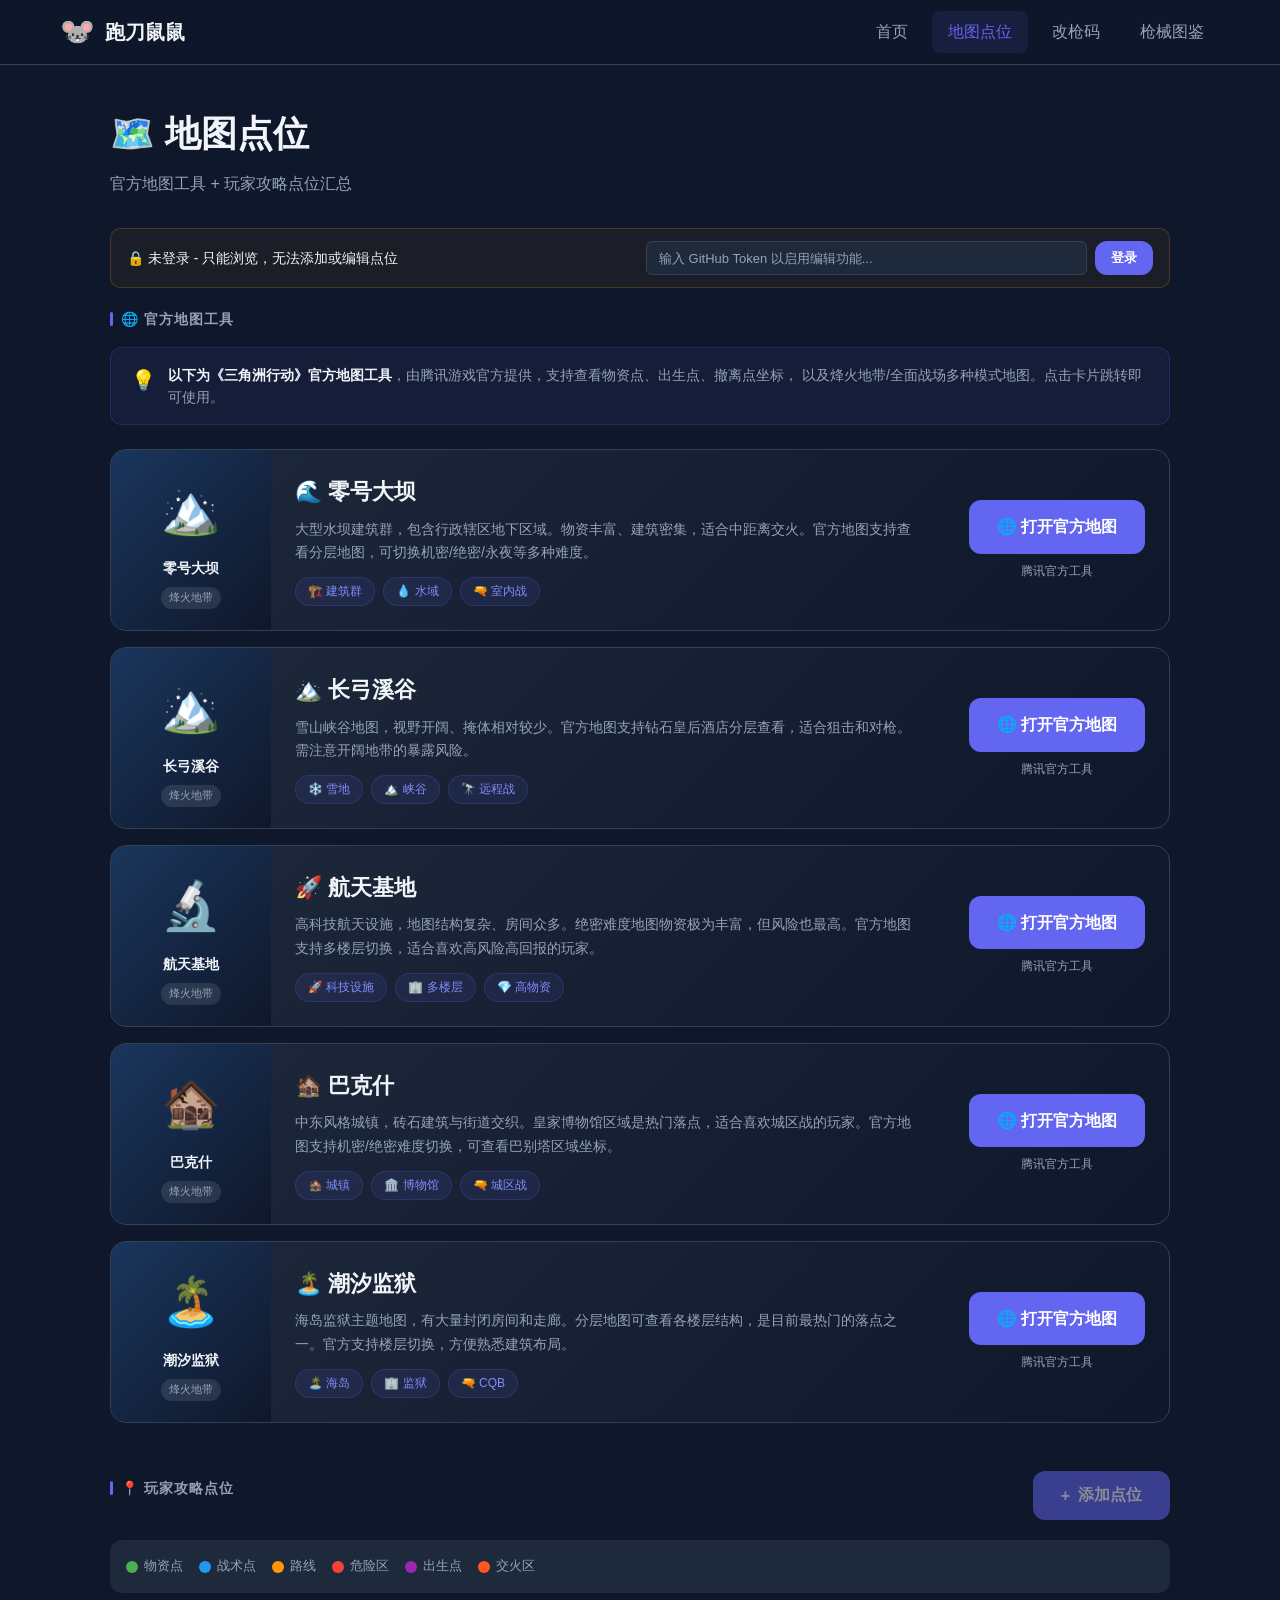
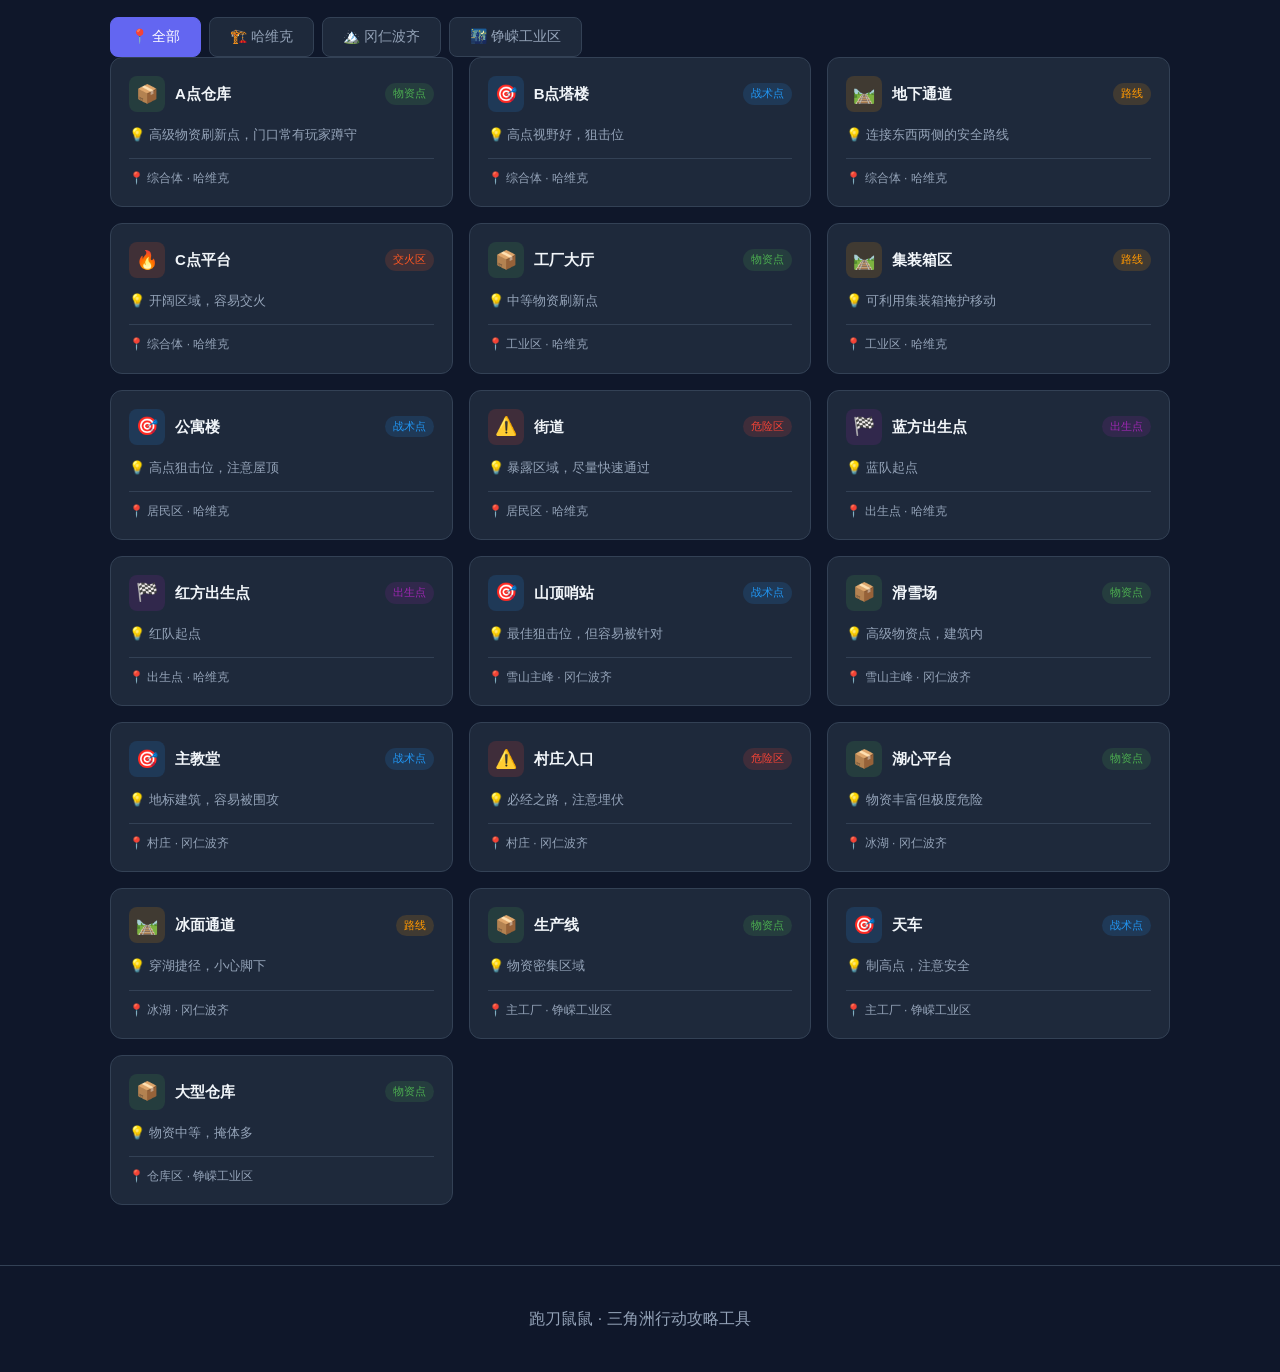
<file: maps.html>
<!DOCTYPE html>
<html lang="zh-CN">
<head>
    <meta charset="UTF-8">
    <meta name="viewport" content="width=device-width, initial-scale=1.0">
    <title>地图点位 - 跑刀鼠鼠</title>
    <link rel="stylesheet" href="css/style.css">
    <style>
        /* ===== 地图页样式 ===== */
        .maps-page { max-width: 1100px; margin: 0 auto; padding: 40px 20px 60px; }

        /* 登录状态栏 */
        .auth-bar {
            display: flex;
            align-items: center;
            gap: 12px;
            padding: 12px 16px;
            background: var(--bg-card);
            border: 1px solid var(--dark-light);
            border-radius: 10px;
            margin-bottom: 20px;
        }
        .auth-bar.logged-in {
            background: rgba(34,197,94,0.05);
            border-color: rgba(34,197,94,0.2);
        }
        .auth-bar.logged-out {
            background: rgba(245,158,11,0.05);
            border-color: rgba(245,158,11,0.2);
        }
        .auth-status {
            font-size: 14px;
            flex: 1;
        }
        .auth-status .username {
            font-weight: 600;
            color: #22c55e;
        }
        .token-input-group {
            display: flex;
            gap: 8px;
            flex: 1;
        }
        .token-input-group input {
            flex: 1;
            padding: 8px 12px;
            background: var(--dark);
            border: 1px solid var(--dark-light);
            border-radius: 6px;
            color: var(--text);
            font-size: 13px;
        }
        .token-input-group input::placeholder {
            color: var(--text-muted);
        }

        /* 官方地图卡片 */
        .official-maps { margin-bottom: 48px; }
        .section-label {
            font-size: 14px;
            font-weight: 700;
            color: var(--text-muted);
            text-transform: uppercase;
            letter-spacing: 1px;
            margin-bottom: 16px;
            display: flex;
            align-items: center;
            gap: 8px;
        }
        .section-label::before {
            content: '';
            width: 3px;
            height: 14px;
            background: var(--primary);
            border-radius: 2px;
        }

        .official-map-card {
            background: linear-gradient(135deg, #1e293b 0%, #0f172a 100%);
            border: 1px solid var(--dark-light);
            border-radius: 16px;
            overflow: hidden;
            margin-bottom: 16px;
            transition: all 0.3s;
            display: grid;
            grid-template-columns: 160px 1fr auto;
            gap: 0;
        }
        .official-map-card:hover {
            border-color: var(--primary);
            transform: translateY(-2px);
            box-shadow: 0 8px 30px rgba(99,102,241,0.15);
        }
        .official-map-thumb {
            background: linear-gradient(135deg, #1a365d 0%, #0f172a 100%);
            display: flex;
            flex-direction: column;
            align-items: center;
            justify-content: center;
            padding: 20px;
            gap: 8px;
        }
        .official-map-thumb-icon { font-size: 48px; }
        .official-map-thumb-name { font-size: 14px; font-weight: 700; color: var(--text); }
        .official-map-thumb-type {
            font-size: 11px;
            color: var(--text-muted);
            background: rgba(255,255,255,0.1);
            padding: 2px 8px;
            border-radius: 20px;
        }
        .official-map-info {
            padding: 24px;
            display: flex;
            flex-direction: column;
            justify-content: center;
        }
        .official-map-info h3 {
            font-size: 22px;
            font-weight: 700;
            margin-bottom: 8px;
        }
        .official-map-info p {
            font-size: 14px;
            color: var(--text-muted);
            line-height: 1.7;
            margin-bottom: 12px;
        }
        .official-map-tags {
            display: flex;
            gap: 8px;
            flex-wrap: wrap;
        }
        .map-tag {
            padding: 4px 12px;
            border-radius: 20px;
            font-size: 12px;
            font-weight: 500;
            background: rgba(99,102,241,0.1);
            color: #818cf8;
            border: 1px solid rgba(99,102,241,0.2);
        }
        .official-map-action {
            padding: 24px;
            display: flex;
            flex-direction: column;
            justify-content: center;
            align-items: center;
        }
        .official-map-action .btn { white-space: nowrap; }

        /* 攻略信息区 */
        .strategy-section { margin-top: 48px; }
        .strategy-header {
            display: flex;
            justify-content: space-between;
            align-items: center;
            margin-bottom: 20px;
            flex-wrap: wrap;
            gap: 12px;
        }
        .strategy-tabs {
            display: flex;
            gap: 8px;
            flex-wrap: wrap;
        }
        .strategy-tab {
            padding: 10px 20px;
            background: var(--bg-card);
            border: 1px solid var(--dark-light);
            border-radius: 8px;
            cursor: pointer;
            transition: all 0.2s;
            font-size: 14px;
            font-weight: 500;
            color: var(--text-muted);
        }
        .strategy-tab:hover { border-color: var(--primary); color: var(--text); }
        .strategy-tab.active { background: var(--primary); border-color: var(--primary); color: white; }

        /* 点位列表 */
        .marker-list { display: grid; grid-template-columns: repeat(auto-fill, minmax(300px, 1fr)); gap: 16px; }
        .marker-card {
            background: var(--bg-card);
            border: 1px solid var(--dark-light);
            border-radius: 12px;
            padding: 18px;
            transition: all 0.2s;
            cursor: pointer;
        }
        .marker-card:hover { border-color: var(--primary); transform: translateY(-2px); }
        .marker-card-header {
            display: flex;
            align-items: center;
            gap: 10px;
            margin-bottom: 12px;
        }
        .marker-icon {
            width: 36px;
            height: 36px;
            border-radius: 8px;
            display: flex;
            align-items: center;
            justify-content: center;
            font-size: 18px;
            flex-shrink: 0;
        }
        .marker-icon.loot { background: rgba(76,175,80,0.15); color: #4CAF50; }
        .marker-icon.tactical { background: rgba(33,150,243,0.15); color: #2196F3; }
        .marker-icon.route { background: rgba(255,152,0,0.15); color: #FF9800; }
        .marker-icon.danger { background: rgba(244,67,54,0.15); color: #F44336; }
        .marker-icon.spawn { background: rgba(156,39,176,0.15); color: #9C27B0; }
        .marker-icon.combat { background: rgba(255,87,34,0.15); color: #FF5722; }
        .marker-name { font-size: 15px; font-weight: 700; }
        .marker-category {
            font-size: 11px;
            padding: 2px 8px;
            border-radius: 20px;
            margin-left: auto;
        }
        .marker-category.loot { background:rgba(76,175,80,0.15);color:#4CAF50; }
        .marker-category.tactical { background:rgba(33,150,243,0.15);color:#2196F3; }
        .marker-category.route { background:rgba(255,152,0,0.15);color:#FF9800; }
        .marker-category.danger { background:rgba(244,67,54,0.15);color:#F44336; }
        .marker-category.spawn { background:rgba(156,39,176,0.15);color:#9C27B0; }
        .marker-category.combat { background:rgba(255,87,34,0.15);color:#FF5722; }
        .marker-tips { font-size: 13px; color: var(--text-muted); line-height: 1.7; margin-bottom: 12px; }
        .marker-zone { font-size: 12px; color: var(--text-muted); padding-top: 10px; border-top: 1px solid var(--dark-light); display: flex; justify-content: space-between; align-items: center; }
        .marker-media-count { font-size: 11px; color: var(--primary); }

        /* 图例 */
        .legend-row {
            display: flex;
            gap: 16px;
            flex-wrap: wrap;
            margin-bottom: 24px;
            padding: 16px;
            background: var(--bg-card);
            border-radius: 12px;
        }
        .legend-item {
            display: flex;
            align-items: center;
            gap: 6px;
            font-size: 13px;
            color: var(--text-muted);
        }
        .legend-dot {
            width: 12px;
            height: 12px;
            border-radius: 50%;
        }
        .legend-dot.loot { background: #4CAF50; }
        .legend-dot.tactical { background: #2196F3; }
        .legend-dot.route { background: #FF9800; }
        .legend-dot.danger { background: #F44336; }
        .legend-dot.spawn { background: #9C27B0; }
        .legend-dot.combat { background: #FF5722; }

        /* 官方提示 */
        .official-notice {
            background: rgba(99,102,241,0.08);
            border: 1px solid rgba(99,102,241,0.2);
            border-radius: 12px;
            padding: 16px 20px;
            margin-bottom: 24px;
            font-size: 14px;
            color: var(--text-muted);
            display: flex;
            align-items: flex-start;
            gap: 12px;
        }
        .official-notice-icon { font-size: 20px; flex-shrink: 0; }
        .official-notice strong { color: var(--text); }

        /* 只读提示 */
        .readonly-notice {
            background: rgba(245,158,11,0.1);
            border: 1px solid rgba(245,158,11,0.2);
            border-radius: 8px;
            padding: 12px 16px;
            margin-bottom: 16px;
            font-size: 13px;
            color: #f59e0b;
            display: flex;
            align-items: center;
            gap: 8px;
        }

        /* 模态框 */
        .modal-overlay {
            position: fixed;
            top: 0; left: 0; right: 0; bottom: 0;
            background: rgba(0,0,0,0.8);
            backdrop-filter: blur(4px);
            display: none;
            align-items: center;
            justify-content: center;
            z-index: 1000;
            padding: 20px;
        }
        .modal-overlay.active { display: flex; }
        .modal {
            background: var(--bg-card);
            border: 1px solid var(--dark-light);
            border-radius: 16px;
            width: 100%;
            max-width: 640px;
            max-height: 90vh;
            overflow: hidden;
            display: flex;
            flex-direction: column;
            position: relative;
        }
        .modal-header {
            padding: 20px 24px;
            border-bottom: 1px solid var(--dark-light);
            display: flex;
            justify-content: space-between;
            align-items: center;
        }
        .modal-title { font-size: 18px; font-weight: 700; }
        .modal-close {
            background: none;
            border: none;
            color: var(--text-muted);
            font-size: 24px;
            cursor: pointer;
            padding: 0;
            width: 32px; height: 32px;
            display: flex; align-items: center; justify-content: center;
            border-radius: 8px;
            transition: all 0.2s;
        }
        .modal-close:hover { background: var(--dark); color: var(--text); }
        .modal-body {
            padding: 24px;
            overflow-y: auto;
            flex: 1;
        }
        .modal-footer {
            padding: 16px 24px;
            border-top: 1px solid var(--dark-light);
            display: flex;
            justify-content: flex-end;
            gap: 12px;
        }

        /* 媒体展示区 */
        .media-gallery {
            display: grid;
            grid-template-columns: repeat(auto-fill, minmax(120px, 1fr));
            gap: 8px;
            margin: 16px 0;
        }
        .media-item {
            aspect-ratio: 16/9;
            background: var(--dark);
            border-radius: 8px;
            overflow: hidden;
            position: relative;
            cursor: pointer;
        }
        .media-item img, .media-item video {
            width: 100%;
            height: 100%;
            object-fit: cover;
        }
        .media-item-overlay {
            position: absolute;
            top: 0; left: 0; right: 0; bottom: 0;
            background: rgba(0,0,0,0.5);
            display: flex;
            align-items: center;
            justify-content: center;
            opacity: 0;
            transition: opacity 0.2s;
        }
        .media-item:hover .media-item-overlay { opacity: 1; }
        .media-item-delete {
            background: #ef4444;
            color: white;
            border: none;
            padding: 6px 12px;
            border-radius: 6px;
            cursor: pointer;
            font-size: 12px;
        }

        /* 上传区域 */
        .upload-area {
            border: 2px dashed var(--dark-light);
            border-radius: 12px;
            padding: 32px;
            text-align: center;
            cursor: pointer;
            transition: all 0.2s;
            margin: 16px 0;
        }
        .upload-area:hover {
            border-color: var(--primary);
            background: rgba(99,102,241,0.05);
        }
        .upload-area.dragover {
            border-color: var(--primary);
            background: rgba(99,102,241,0.1);
        }
        .upload-icon { font-size: 32px; margin-bottom: 8px; }
        .upload-text { font-size: 14px; color: var(--text-muted); }
        .upload-hint { font-size: 12px; color: var(--text-muted); margin-top: 4px; }

        /* 保存中状态 */
        .saving-overlay {
            position: absolute;
            top: 0; left: 0; right: 0; bottom: 0;
            background: rgba(15,23,42,0.9);
            display: none;
            align-items: center;
            justify-content: center;
            flex-direction: column;
            gap: 16px;
            z-index: 10;
        }
        .saving-overlay.active { display: flex; }
        .spinner {
            width: 40px; height: 40px;
            border: 3px solid var(--dark-light);
            border-top-color: var(--primary);
            border-radius: 50%;
            animation: spin 1s linear infinite;
        }
        @keyframes spin { to { transform: rotate(360deg); } }

        /* 图片预览模态框 */
        .image-preview-modal {
            position: fixed;
            top: 0; left: 0; right: 0; bottom: 0;
            background: rgba(0,0,0,0.95);
            display: none;
            align-items: center;
            justify-content: center;
            z-index: 2000;
            padding: 20px;
        }
        .image-preview-modal.active { display: flex; }
        .image-preview-modal img, .image-preview-modal video {
            max-width: 90%;
            max-height: 90%;
            border-radius: 8px;
        }
        .image-preview-close {
            position: absolute;
            top: 20px;
            right: 20px;
            background: rgba(0,0,0,0.5);
            border: none;
            color: white;
            font-size: 24px;
            width: 40px;
            height: 40px;
            border-radius: 50%;
            cursor: pointer;
        }

        @media (max-width: 768px) {
            .official-map-card { grid-template-columns: 1fr; }
            .official-map-action { padding: 16px; }
            .official-map-action .btn { width: 100%; }
            .strategy-header { flex-direction: column; align-items: flex-start; }
        }
    </style>
</head>
<body>
    <header class="header">
        <div class="container header-content">
            <a href="index.html" class="logo">
                <span class="logo-icon">🐭</span>
                <span class="logo-text">跑刀鼠鼠</span>
            </a>
            <nav class="nav">
                <a href="index.html" class="nav-link">首页</a>
                <a href="maps.html" class="nav-link active">地图点位</a>
                <a href="loadouts.html" class="nav-link">改枪码</a>
                <a href="weapons.html" class="nav-link">枪械图鉴</a>
            </nav>
        </div>
    </header>

    <div class="maps-page">
        <!-- 页面标题 -->
        <div style="padding: 0 0 32px 0;">
            <h1 class="page-title">🗺️ 地图点位</h1>
            <p class="page-subtitle">官方地图工具 + 玩家攻略点位汇总</p>
        </div>

        <!-- 登录状态栏 -->
        <div class="auth-bar logged-out" id="authBar">
            <span class="auth-status" id="authStatus">🔒 未登录 - 只能浏览，无法添加或编辑点位</span>
            <div class="token-input-group" id="tokenInputGroup">
                <input type="password" id="githubToken" placeholder="输入 GitHub Token 以启用编辑功能...">
                <button class="btn btn-primary" onclick="login()" style="padding: 8px 16px; font-size: 13px;">登录</button>
            </div>
            <button class="btn btn-secondary" id="logoutBtn" onclick="logout()" style="display:none; padding: 8px 16px; font-size: 13px;">退出</button>
        </div>

        <!-- 官方地图区 -->
        <section class="official-maps">
            <div class="section-label">🌐 官方地图工具</div>
            <div class="official-notice">
                <span class="official-notice-icon">💡</span>
                <div>
                    <strong>以下为《三角洲行动》官方地图工具</strong>，由腾讯游戏官方提供，支持查看物资点、出生点、撤离点坐标，
                    以及烽火地带/全面战场多种模式地图。点击卡片跳转即可使用。
                </div>
            </div>

            <!-- 官方地图卡片 -->
            <div class="official-map-card">
                <div class="official-map-thumb">
                    <span class="official-map-thumb-icon">🏔️</span>
                    <span class="official-map-thumb-name">零号大坝</span>
                    <span class="official-map-thumb-type">烽火地带</span>
                </div>
                <div class="official-map-info">
                    <h3>🌊 零号大坝</h3>
                    <p>大型水坝建筑群，包含行政辖区地下区域。物资丰富、建筑密集，适合中距离交火。官方地图支持查看分层地图，可切换机密/绝密/永夜等多种难度。</p>
                    <div class="official-map-tags">
                        <span class="map-tag">🏗️ 建筑群</span>
                        <span class="map-tag">💧 水域</span>
                        <span class="map-tag">🔫 室内战</span>
                    </div>
                </div>
                <div class="official-map-action">
                    <a href="https://df.qq.com/cp/a20240729directory/" target="_blank" class="btn btn-primary">🌐 打开官方地图</a>
                    <span style="font-size:12px;color:var(--text-muted);margin-top:8px;">腾讯官方工具</span>
                </div>
            </div>

            <div class="official-map-card">
                <div class="official-map-thumb">
                    <span class="official-map-thumb-icon">🏔️</span>
                    <span class="official-map-thumb-name">长弓溪谷</span>
                    <span class="official-map-thumb-type">烽火地带</span>
                </div>
                <div class="official-map-info">
                    <h3>🏔️ 长弓溪谷</h3>
                    <p>雪山峡谷地图，视野开阔、掩体相对较少。官方地图支持钻石皇后酒店分层查看，适合狙击和对枪。需注意开阔地带的暴露风险。</p>
                    <div class="official-map-tags">
                        <span class="map-tag">❄️ 雪地</span>
                        <span class="map-tag">🏔️ 峡谷</span>
                        <span class="map-tag">🔭 远程战</span>
                    </div>
                </div>
                <div class="official-map-action">
                    <a href="https://df.qq.com/cp/a20240729directory/" target="_blank" class="btn btn-primary">🌐 打开官方地图</a>
                    <span style="font-size:12px;color:var(--text-muted);margin-top:8px;">腾讯官方工具</span>
                </div>
            </div>

            <div class="official-map-card">
                <div class="official-map-thumb">
                    <span class="official-map-thumb-icon">🔬</span>
                    <span class="official-map-thumb-name">航天基地</span>
                    <span class="official-map-thumb-type">烽火地带</span>
                </div>
                <div class="official-map-info">
                    <h3>🚀 航天基地</h3>
                    <p>高科技航天设施，地图结构复杂、房间众多。绝密难度地图物资极为丰富，但风险也最高。官方地图支持多楼层切换，适合喜欢高风险高回报的玩家。</p>
                    <div class="official-map-tags">
                        <span class="map-tag">🚀 科技设施</span>
                        <span class="map-tag">🏢 多楼层</span>
                        <span class="map-tag">💎 高物资</span>
                    </div>
                </div>
                <div class="official-map-action">
                    <a href="https://df.qq.com/cp/a20240729directory/" target="_blank" class="btn btn-primary">🌐 打开官方地图</a>
                    <span style="font-size:12px;color:var(--text-muted);margin-top:8px;">腾讯官方工具</span>
                </div>
            </div>

            <div class="official-map-card">
                <div class="official-map-thumb">
                    <span class="official-map-thumb-icon">🏚️</span>
                    <span class="official-map-thumb-name">巴克什</span>
                    <span class="official-map-thumb-type">烽火地带</span>
                </div>
                <div class="official-map-info">
                    <h3>🏚️ 巴克什</h3>
                    <p>中东风格城镇，砖石建筑与街道交织。皇家博物馆区域是热门落点，适合喜欢城区战的玩家。官方地图支持机密/绝密难度切换，可查看巴别塔区域坐标。</p>
                    <div class="official-map-tags">
                        <span class="map-tag">🏚️ 城镇</span>
                        <span class="map-tag">🏛️ 博物馆</span>
                        <span class="map-tag">🔫 城区战</span>
                    </div>
                </div>
                <div class="official-map-action">
                    <a href="https://df.qq.com/cp/a20240729directory/" target="_blank" class="btn btn-primary">🌐 打开官方地图</a>
                    <span style="font-size:12px;color:var(--text-muted);margin-top:8px;">腾讯官方工具</span>
                </div>
            </div>

            <div class="official-map-card">
                <div class="official-map-thumb">
                    <span class="official-map-thumb-icon">🏝️</span>
                    <span class="official-map-thumb-name">潮汐监狱</span>
                    <span class="official-map-thumb-type">烽火地带</span>
                </div>
                <div class="official-map-info">
                    <h3>🏝️ 潮汐监狱</h3>
                    <p>海岛监狱主题地图，有大量封闭房间和走廊。分层地图可查看各楼层结构，是目前最热门的落点之一。官方支持楼层切换，方便熟悉建筑布局。</p>
                    <div class="official-map-tags">
                        <span class="map-tag">🏝️ 海岛</span>
                        <span class="map-tag">🏢 监狱</span>
                        <span class="map-tag">🔫 CQB</span>
                    </div>
                </div>
                <div class="official-map-action">
                    <a href="https://df.qq.com/cp/a20240729directory/" target="_blank" class="btn btn-primary">🌐 打开官方地图</a>
                    <span style="font-size:12px;color:var(--text-muted);margin-top:8px;">腾讯官方工具</span>
                </div>
            </div>
        </section>

        <!-- 玩家攻略区 -->
        <section class="strategy-section">
            <div class="strategy-header">
                <div class="section-label">📍 玩家攻略点位</div>
                <button class="btn btn-primary" id="addBtn" onclick="openAddModal()" disabled style="opacity: 0.5;">
                    <span>+</span> 添加点位
                </button>
            </div>

            <!-- 图例 -->
            <div class="legend-row">
                <div class="legend-item"><span class="legend-dot loot"></span>物资点</div>
                <div class="legend-item"><span class="legend-dot tactical"></span>战术点</div>
                <div class="legend-item"><span class="legend-dot route"></span>路线</div>
                <div class="legend-item"><span class="legend-dot danger"></span>危险区</div>
                <div class="legend-item"><span class="legend-dot spawn"></span>出生点</div>
                <div class="legend-item"><span class="legend-dot combat"></span>交火区</div>
            </div>

            <!-- 攻略标签筛选 -->
            <div class="strategy-tabs">
                <button class="strategy-tab active" data-map="all" onclick="switchMap('all')">📍 全部</button>
                <button class="strategy-tab" data-map="havoc" onclick="switchMap('havoc')">🏗️ 哈维克</button>
                <button class="strategy-tab" data-map="karkonoshe" onclick="switchMap('karkonoshe')">🏔️ 冈仁波齐</button>
                <button class="strategy-tab" data-map="铮嵘" onclick="switchMap('铮嵘')">🌃 铮嵘工业区</button>
            </div>

            <!-- 点位列表 -->
            <div id="markerList" class="marker-list"></div>
        </section>
    </div>

    <!-- 点位详情模态框 -->
    <div class="modal-overlay" id="detailModal">
        <div class="modal" style="position: relative;">
            <div class="saving-overlay" id="savingOverlay">
                <div class="spinner"></div>
                <p style="color: var(--text-muted);">正在保存到 GitHub...</p>
            </div>
            <div class="modal-header">
                <h3 class="modal-title" id="detailTitle">点位详情</h3>
                <button class="modal-close" onclick="closeDetailModal()">×</button>
            </div>
            <div class="modal-body" id="detailBody"></div>
            <div class="modal-footer" id="detailFooter"></div>
        </div>
    </div>

    <!-- 添加/编辑模态框 -->
    <div class="modal-overlay" id="markerModal">
        <div class="modal" style="position: relative;">
            <div class="saving-overlay" id="editSavingOverlay">
                <div class="spinner"></div>
                <p style="color: var(--text-muted);">正在保存到 GitHub...</p>
            </div>
            <div class="modal-header">
                <h3 class="modal-title" id="modalTitle">添加点位</h3>
                <button class="modal-close" onclick="closeModal()">×</button>
            </div>
            <div class="modal-body">
                <form id="markerForm">
                    <input type="hidden" id="markerId">
                    <input type="hidden" id="markerMapId">
                    <input type="hidden" id="markerZoneId">
                    <div class="form-group">
                        <label class="form-label">点位名称 *</label>
                        <input type="text" class="form-input" id="markerName" placeholder="例如：A点仓库" required>
                    </div>
                    <div class="form-row">
                        <div class="form-group" style="flex: 1;">
                            <label class="form-label">所属地图 *</label>
                            <select class="form-input" id="mapSelect" required onchange="updateZoneSelect()">
                                <option value="">请选择</option>
                            </select>
                        </div>
                        <div class="form-group" style="flex: 1;">
                            <label class="form-label">所属区域 *</label>
                            <select class="form-input" id="zoneSelect" required>
                                <option value="">请先选择地图</option>
                            </select>
                        </div>
                    </div>
                    <div class="form-row">
                        <div class="form-group" style="flex: 1;">
                            <label class="form-label">点位类型 *</label>
                            <select class="form-input" id="markerCategory" required>
                                <option value="loot">📦 物资点</option>
                                <option value="tactical">🎯 战术点</option>
                                <option value="route">🛤️ 路线</option>
                                <option value="danger">⚠️ 危险区</option>
                                <option value="spawn">🏁 出生点</option>
                                <option value="combat">🔥 交火区</option>
                            </select>
                        </div>
                        <div class="form-group" style="flex: 1;">
                            <label class="form-label">坐标（可选）</label>
                            <input type="text" class="form-input" id="markerCoords" placeholder="例如：A1, B3">
                        </div>
                    </div>
                    <div class="form-group">
                        <label class="form-label">点位说明 *</label>
                        <textarea class="form-input" id="markerTips" rows="3" placeholder="描述这个点位的特点、注意事项..." required></textarea>
                    </div>
                    
                    <!-- 媒体上传 -->
                    <div class="form-group">
                        <label class="form-label">图片/视频</label>
                        <div class="upload-area" id="uploadArea" onclick="document.getElementById('fileInput').click()">
                            <div class="upload-icon">📷</div>
                            <div class="upload-text">点击或拖拽上传图片/视频</div>
                            <div class="upload-hint">支持 JPG, PNG, GIF, MP4 (最大 10MB)</div>
                        </div>
                        <input type="file" id="fileInput" style="display:none" accept="image/*,video/*" multiple onchange="handleFileSelect(event)">
                        <div class="media-gallery" id="mediaGallery"></div>
                    </div>
                </form>
            </div>
            <div class="modal-footer">
                <button class="btn btn-secondary" onclick="closeModal()">取消</button>
                <button class="btn btn-primary" onclick="saveMarker()">保存点位</button>
            </div>
        </div>
    </div>

    <!-- 图片预览模态框 -->
    <div class="image-preview-modal" id="previewModal" onclick="closePreview()">
        <button class="image-preview-close" onclick="closePreview()">×</button>
        <img id="previewImage" style="display:none;">
        <video id="previewVideo" controls style="display:none;"></video>
    </div>

    <footer class="footer">
        <div class="container">
            <p>跑刀鼠鼠 · 三角洲行动攻略工具</p>
        </div>
    </footer>

    <script src="js/main.js"></script>
    <script>
        // ==================== 配置 ====================
        const CONFIG = {
            OWNER: 'wuchen95279',
            REPO: 'paodao-shushu',
            FILE_PATH: 'data/maps.json'
        };

        // ==================== 状态 ====================
        let mapsData = null;
        let currentMapId = 'all';
        let currentMarkerId = null;
        let githubToken = localStorage.getItem('github_token') || '';
        let isLoggedIn = false;
        let uploadedMedia = []; // 临时存储上传的媒体文件

        const CATEGORY_ICONS = {
            'loot':'📦','tactical':'🎯','route':'🛤️','danger':'⚠️','spawn':'🏁','combat':'🔥'
        };
        const CATEGORY_NAMES = {
            'loot':'物资点','tactical':'战术点','route':'路线','danger':'危险区','spawn':'出生点','combat':'交火区'
        };

        // ==================== 初始化 ====================
        async function init() {
            checkAuth();
            mapsData = await appUtils.loadJSON('data/maps.json');
            if (!mapsData) { appUtils.showToast('加载地图数据失败','error'); return; }
            renderMarkers();
            populateMapSelect();
        }

        // ==================== 认证 ====================
        function checkAuth() {
            const token = localStorage.getItem('github_token');
            if (token) {
                githubToken = token;
                isLoggedIn = true;
                updateAuthUI();
            }
        }

        async function login() {
            const token = document.getElementById('githubToken').value.trim();
            if (!token) { appUtils.showToast('请输入 GitHub Token', 'error'); return; }

            try {
                const response = await fetch('https://api.github.com/user', {
                    headers: { 'Authorization': `token ${token}` }
                });
                
                if (response.ok) {
                    const user = await response.json();
                    githubToken = token;
                    isLoggedIn = true;
                    localStorage.setItem('github_token', token);
                    localStorage.setItem('github_user', user.login);
                    updateAuthUI();
                    appUtils.showToast(`欢迎，${user.login}！`, 'success');
                } else {
                    appUtils.showToast('Token 无效或已过期', 'error');
                }
            } catch (e) {
                appUtils.showToast('验证失败，请检查网络', 'error');
            }
        }

        function logout() {
            githubToken = '';
            isLoggedIn = false;
            localStorage.removeItem('github_token');
            localStorage.removeItem('github_user');
            updateAuthUI();
            appUtils.showToast('已退出登录', 'success');
        }

        function updateAuthUI() {
            const authBar = document.getElementById('authBar');
            const authStatus = document.getElementById('authStatus');
            const tokenInputGroup = document.getElementById('tokenInputGroup');
            const logoutBtn = document.getElementById('logoutBtn');
            const addBtn = document.getElementById('addBtn');

            if (isLoggedIn) {
                const username = localStorage.getItem('github_user') || '用户';
                authBar.className = 'auth-bar logged-in';
                authStatus.innerHTML = `✅ 已登录 - <span class="username">${username}</span> 可以添加和编辑点位`;
                tokenInputGroup.style.display = 'none';
                logoutBtn.style.display = 'block';
                addBtn.disabled = false;
                addBtn.style.opacity = '1';
            } else {
                authBar.className = 'auth-bar logged-out';
                authStatus.textContent = '🔒 未登录 - 只能浏览，无法添加或编辑点位';
                tokenInputGroup.style.display = 'flex';
                logoutBtn.style.display = 'none';
                addBtn.disabled = true;
                addBtn.style.opacity = '0.5';
            }
        }

        // ==================== GitHub API 操作 ====================
        async function getFileSHA() {
            const response = await fetch(
                `https://api.github.com/repos/${CONFIG.OWNER}/${CONFIG.REPO}/contents/${CONFIG.FILE_PATH}`,
                { headers: { 'Authorization': `token ${githubToken}` } }
            );
            if (response.ok) {
                const data = await response.json();
                return data.sha;
            }
            return null;
        }

        async function saveToGitHub() {
            if (!isLoggedIn) { appUtils.showToast('请先登录', 'error'); return false; }

            try {
                const content = btoa(unescape(encodeURIComponent(JSON.stringify(mapsData, null, 2))));
                const sha = await getFileSHA();
                
                const payload = {
                    message: `Update maps.json - ${new Date().toISOString()}`,
                    content: content
                };
                if (sha) payload.sha = sha;

                const response = await fetch(
                    `https://api.github.com/repos/${CONFIG.OWNER}/${CONFIG.REPO}/contents/${CONFIG.FILE_PATH}`,
                    {
                        method: 'PUT',
                        headers: {
                            'Authorization': `token ${githubToken}`,
                            'Content-Type': 'application/json'
                        },
                        body: JSON.stringify(payload)
                    }
                );

                if (response.ok) {
                    return true;
                } else {
                    const error = await response.json();
                    appUtils.showToast(`保存失败: ${error.message}`, 'error');
                    return false;
                }
            } catch (e) {
                appUtils.showToast('保存失败，请检查网络', 'error');
                return false;
            }
        }

        async function uploadMediaToGitHub(file, path) {
            const content = await new Promise((resolve) => {
                const reader = new FileReader();
                reader.onload = (e) => resolve(e.target.result.split(',')[1]);
                reader.readAsDataURL(file);
            });

            const response = await fetch(
                `https://api.github.com/repos/${CONFIG.OWNER}/${CONFIG.REPO}/contents/${path}`,
                {
                    method: 'PUT',
                    headers: {
                        'Authorization': `token ${githubToken}`,
                        'Content-Type': 'application/json'
                    },
                    body: JSON.stringify({
                        message: `Upload media - ${file.name}`,
                        content: content
                    })
                }
            );

            return response.ok;
        }

        // ==================== 渲染点位 ====================
        function switchMap(mapId) {
            currentMapId = mapId;
            document.querySelectorAll('.strategy-tab').forEach(t => {
                t.classList.toggle('active', t.dataset.map === mapId);
            });
            renderMarkers();
        }

        function renderMarkers() {
            const container = document.getElementById('markerList');
            let allMarkers = [];

            mapsData.maps.forEach(map => {
                if (currentMapId !== 'all' && map.id !== currentMapId) return;
                map.zones.forEach(zone => {
                    zone.markers.forEach(marker => {
                        allMarkers.push({
                            ...marker,
                            zoneName: zone.name,
                            mapName: map.name,
                            mapId: map.id,
                            zoneId: zone.id
                        });
                    });
                });
            });

            if (!allMarkers.length) {
                container.innerHTML = `
                    <div style="text-align:center;padding:60px 20px;color:var(--text-muted);grid-column:1/-1;">
                        <div style="font-size:48px;margin-bottom:16px;">🗺️</div>
                        <p>${isLoggedIn ? '还没有点位，点击上方按钮添加第一个！' : '还没有点位信息'}</p>
                    </div>`;
                return;
            }

            container.innerHTML = allMarkers.map(m => {
                const mediaCount = m.media ? m.media.length : 0;
                return `
                <div class="marker-card" onclick="showDetail('${m.id}', '${m.mapId}', '${m.zoneId}')">
                    <div class="marker-card-header">
                        <div class="marker-icon ${m.category}">${CATEGORY_ICONS[m.category] || '📍'}</div>
                        <span class="marker-name">${m.name}</span>
                        <span class="marker-category ${m.category}">${CATEGORY_NAMES[m.category] || '点位'}</span>
                    </div>
                    <p class="marker-tips">💡 ${m.tips}</p>
                    <div class="marker-zone">
                        <span>📍 ${m.zoneName} · ${m.mapName}</span>
                        ${mediaCount > 0 ? `<span class="marker-media-count">📷 ${mediaCount}</span>` : ''}
                    </div>
                </div>
            `}).join('');
        }

        // ==================== 详情弹窗 ====================
        function showDetail(markerId, mapId, zoneId) {
            currentMarkerId = { markerId, mapId, zoneId };
            
            const map = mapsData.maps.find(m => m.id === mapId);
            const zone = map.zones.find(z => z.id === zoneId);
            const marker = zone.markers.find(m => m.id === markerId);
            
            if (!marker) return;

            document.getElementById('detailTitle').textContent = marker.name;
            
            // 媒体展示
            let mediaHtml = '';
            if (marker.media && marker.media.length > 0) {
                mediaHtml = `
                    <div class="modal-section-title" style="margin-top:0;">📷 图片/视频</div>
                    <div class="media-gallery">
                        ${marker.media.map((media, idx) => `
                            <div class="media-item" onclick="event.stopPropagation();previewMedia('${media.url}', '${media.type}')">
                                ${media.type === 'video' 
                                    ? `<video src="${media.url}" preload="metadata"></video>`
                                    : `<img src="${media.url}" alt="">`
                                }
                            </div>
                        `).join('')}
                    </div>
                `;
            }

            document.getElementById('detailBody').innerHTML = `
                <div style="display:flex;align-items:center;gap:12px;margin-bottom:20px;">
                    <div class="marker-icon ${marker.category}" style="width:48px;height:48px;font-size:24px;">
                        ${CATEGORY_ICONS[marker.category] || '📍'}
                    </div>
                    <div>
                        <h3 style="margin:0;">${marker.name}</h3>
                        <span class="marker-category ${marker.category}" style="margin-top:4px;display:inline-block;">
                            ${CATEGORY_NAMES[marker.category] || '点位'}
                        </span>
                    </div>
                </div>
                
                ${mediaHtml}
                
                <div class="modal-section-title">💡 点位说明</div>
                <p style="font-size:14px;color:var(--text-muted);line-height:1.8;">${marker.tips}</p>
                
                ${marker.coords ? `
                <div class="modal-section-title">📍 坐标</div>
                <p style="font-size:14px;color:var(--text-muted);">${marker.coords}</p>
                ` : ''}
                
                <div class="modal-section-title">🗺️ 位置</div>
                <p style="font-size:14px;color:var(--text-muted);">${zone.name} · ${map.name}</p>
            `;

            // 根据登录状态显示不同按钮
            if (isLoggedIn) {
                document.getElementById('detailFooter').innerHTML = `
                    <div class="action-btns" style="display:flex;gap:10px;width:100%;">
                        <button class="btn btn-secondary" onclick="editMarker()">✏️ 编辑</button>
                        <button class="btn btn-danger" onclick="deleteMarker()">🗑️ 删除</button>
                        <button class="btn btn-primary" onclick="closeDetailModal()" style="margin-left:auto;">关闭</button>
                    </div>
                `;
            } else {
                document.getElementById('detailFooter').innerHTML = `
                    <div class="readonly-notice" style="width:100%;margin-bottom:12px;">
                        <span>ℹ️</span>
                        <span>登录后可以编辑或删除此点位</span>
                    </div>
                    <button class="btn btn-secondary" onclick="closeDetailModal()">关闭</button>
                `;
            }

            document.getElementById('detailModal').classList.add('active');
        }

        function closeDetailModal() { document.getElementById('detailModal').classList.remove('active'); }

        function previewMedia(url, type) {
            const modal = document.getElementById('previewModal');
            const img = document.getElementById('previewImage');
            const video = document.getElementById('previewVideo');
            
            if (type === 'video') {
                img.style.display = 'none';
                video.style.display = 'block';
                video.src = url;
            } else {
                video.style.display = 'none';
                img.style.display = 'block';
                img.src = url;
            }
            
            modal.classList.add('active');
        }

        function closePreview() {
            const modal = document.getElementById('previewModal');
            const video = document.getElementById('previewVideo');
            video.pause();
            video.src = '';
            modal.classList.remove('active');
        }

        // ==================== 编辑功能 ====================
        function populateMapSelect() {
            const sel = document.getElementById('mapSelect');
            let opts = '<option value="">请选择</option>';
            mapsData.maps.forEach(map => {
                opts += `<option value="${map.id}">${map.name}</option>`;
            });
            sel.innerHTML = opts;
        }

        function updateZoneSelect() {
            const mapId = document.getElementById('mapSelect').value;
            const zoneSel = document.getElementById('zoneSelect');
            
            if (!mapId) {
                zoneSel.innerHTML = '<option value="">请先选择地图</option>';
                return;
            }
            
            const map = mapsData.maps.find(m => m.id === mapId);
            let opts = '<option value="">请选择</option>';
            map.zones.forEach(zone => {
                opts += `<option value="${zone.id}">${zone.name}</option>`;
            });
            zoneSel.innerHTML = opts;
        }

        function editMarker() {
            if (!isLoggedIn) { appUtils.showToast('请先登录', 'error'); return; }
            if (!currentMarkerId) return;
            
            const { markerId, mapId, zoneId } = currentMarkerId;
            const map = mapsData.maps.find(m => m.id === mapId);
            const zone = map.zones.find(z => z.id === zoneId);
            const marker = zone.markers.find(m => m.id === markerId);
            
            closeDetailModal();
            
            document.getElementById('modalTitle').textContent = '编辑点位';
            document.getElementById('markerId').value = marker.id;
            document.getElementById('markerMapId').value = mapId;
            document.getElementById('markerZoneId').value = zoneId;
            document.getElementById('markerName').value = marker.name;
            document.getElementById('mapSelect').value = mapId;
            updateZoneSelect();
            document.getElementById('zoneSelect').value = zoneId;
            document.getElementById('markerCategory').value = marker.category;
            document.getElementById('markerCoords').value = marker.coords || '';
            document.getElementById('markerTips').value = marker.tips;
            
            // 加载已有媒体
            uploadedMedia = marker.media ? [...marker.media] : [];
            renderMediaGallery();
            
            document.getElementById('markerModal').classList.add('active');
        }

        async function deleteMarker() {
            if (!isLoggedIn) { appUtils.showToast('请先登录', 'error'); return; }
            if (!confirm('确定要删除这个点位吗？')) return;
            
            document.getElementById('savingOverlay').classList.add('active');
            
            const { markerId, mapId, zoneId } = currentMarkerId;
            const map = mapsData.maps.find(m => m.id === mapId);
            const zone = map.zones.find(z => z.id === zoneId);
            const idx = zone.markers.findIndex(m => m.id === markerId);
            
            if (idx !== -1) {
                zone.markers.splice(idx, 1);
                const success = await saveToGitHub();
                if (success) {
                    renderMarkers();
                    closeDetailModal();
                    appUtils.showToast('已删除', 'success');
                }
            }
            
            document.getElementById('savingOverlay').classList.remove('active');
        }

        // ==================== 添加功能 ====================
        function openAddModal() {
            if (!isLoggedIn) { appUtils.showToast('请先登录', 'error'); return; }
            
            document.getElementById('modalTitle').textContent = '添加点位';
            document.getElementById('markerForm').reset();
            document.getElementById('markerId').value = '';
            document.getElementById('markerMapId').value = '';
            document.getElementById('markerZoneId').value = '';
            document.getElementById('zoneSelect').innerHTML = '<option value="">请先选择地图</option>';
            uploadedMedia = [];
            renderMediaGallery();
            document.getElementById('markerModal').classList.add('active');
        }

        function closeModal() { 
            document.getElementById('markerModal').classList.remove('active');
            uploadedMedia = [];
        }

        // ==================== 媒体上传 ====================
        function handleFileSelect(event) {
            const files = Array.from(event.target.files);
            files.forEach(file => {
                if (file.size > 10 * 1024 * 1024) {
                    appUtils.showToast(`文件 ${file.name} 超过 10MB`, 'error');
                    return;
                }
                
                const isVideo = file.type.startsWith('video/');
                const url = URL.createObjectURL(file);
                
                uploadedMedia.push({
                    file: file,
                    url: url,
                    type: isVideo ? 'video' : 'image',
                    name: file.name
                });
            });
            
            renderMediaGallery();
        }

        function renderMediaGallery() {
            const gallery = document.getElementById('mediaGallery');
            if (uploadedMedia.length === 0) {
                gallery.innerHTML = '';
                return;
            }
            
            gallery.innerHTML = uploadedMedia.map((media, idx) => `
                <div class="media-item">
                    ${media.type === 'video' 
                        ? `<video src="${media.url}" preload="metadata"></video>`
                        : `<img src="${media.url}" alt="">`
                    }
                    <div class="media-item-overlay">
                        <button class="media-item-delete" onclick="event.stopPropagation();removeMedia(${idx})">删除</button>
                    </div>
                </div>
            `).join('');
        }

        function removeMedia(idx) {
            uploadedMedia.splice(idx, 1);
            renderMediaGallery();
        }

        // 拖拽上传
        const uploadArea = document.getElementById('uploadArea');
        if (uploadArea) {
            uploadArea.addEventListener('dragover', (e) => {
                e.preventDefault();
                uploadArea.classList.add('dragover');
            });
            uploadArea.addEventListener('dragleave', () => {
                uploadArea.classList.remove('dragover');
            });
            uploadArea.addEventListener('drop', (e) => {
                e.preventDefault();
                uploadArea.classList.remove('dragover');
                const files = Array.from(e.dataTransfer.files);
                handleFileSelect({ target: { files } });
            });
        }

        // ==================== 保存点位 ====================
        async function saveMarker() {
            if (!isLoggedIn) { appUtils.showToast('请先登录', 'error'); return; }

            const form = document.getElementById('markerForm');
            if (!form.checkValidity()) { form.reportValidity(); return; }

            const mapId = document.getElementById('mapSelect').value;
            const zoneId = document.getElementById('zoneSelect').value;
            
            if (!mapId || !zoneId) {
                appUtils.showToast('请选择地图和区域', 'error');
                return;
            }

            document.getElementById('editSavingOverlay').classList.add('active');

            // 上传媒体文件到 GitHub
            const mediaUrls = [];
            for (const media of uploadedMedia) {
                if (media.file) {
                    // 新上传的文件
                    const ext = media.file.name.split('.').pop();
                    const path = `assets/markers/${Date.now()}_${Math.random().toString(36).substr(2,9)}.${ext}`;
                    const success = await uploadMediaToGitHub(media.file, path);
                    if (success) {
                        mediaUrls.push({
                            url: `https://raw.githubusercontent.com/${CONFIG.OWNER}/${CONFIG.REPO}/main/${path}`,
                            type: media.type
                        });
                    }
                } else {
                    // 已有的文件
                    mediaUrls.push({ url: media.url, type: media.type });
                }
            }

            const marker = {
                id: document.getElementById('markerId').value || appUtils.generateId(),
                name: document.getElementById('markerName').value.trim(),
                category: document.getElementById('markerCategory').value,
                tips: document.getElementById('markerTips').value.trim(),
                coords: document.getElementById('markerCoords').value.trim(),
                media: mediaUrls
            };

            const map = mapsData.maps.find(m => m.id === mapId);
            const zone = map.zones.find(z => z.id === zoneId);
            
            // 检查是否是编辑模式
            const existingIdx = zone.markers.findIndex(m => m.id === marker.id);
            if (existingIdx !== -1) {
                zone.markers[existingIdx] = marker;
            } else {
                zone.markers.push(marker);
            }

            const success = await saveToGitHub();
            
            document.getElementById('editSavingOverlay').classList.remove('active');
            
            if (success) {
                renderMarkers();
                closeModal();
                appUtils.showToast('保存成功！', 'success');
            }
        }

        // ==================== 启动 ====================
        init();

        // 点击外部关闭
        document.getElementById('detailModal').addEventListener('click', e => { 
            if (e.target.classList.contains('modal-overlay')) closeDetailModal(); 
        });
        document.getElementById('markerModal').addEventListener('click', e => { 
            if (e.target.classList.contains('modal-overlay')) closeModal(); 
        });
    </script>
</body>
</html>
</file>
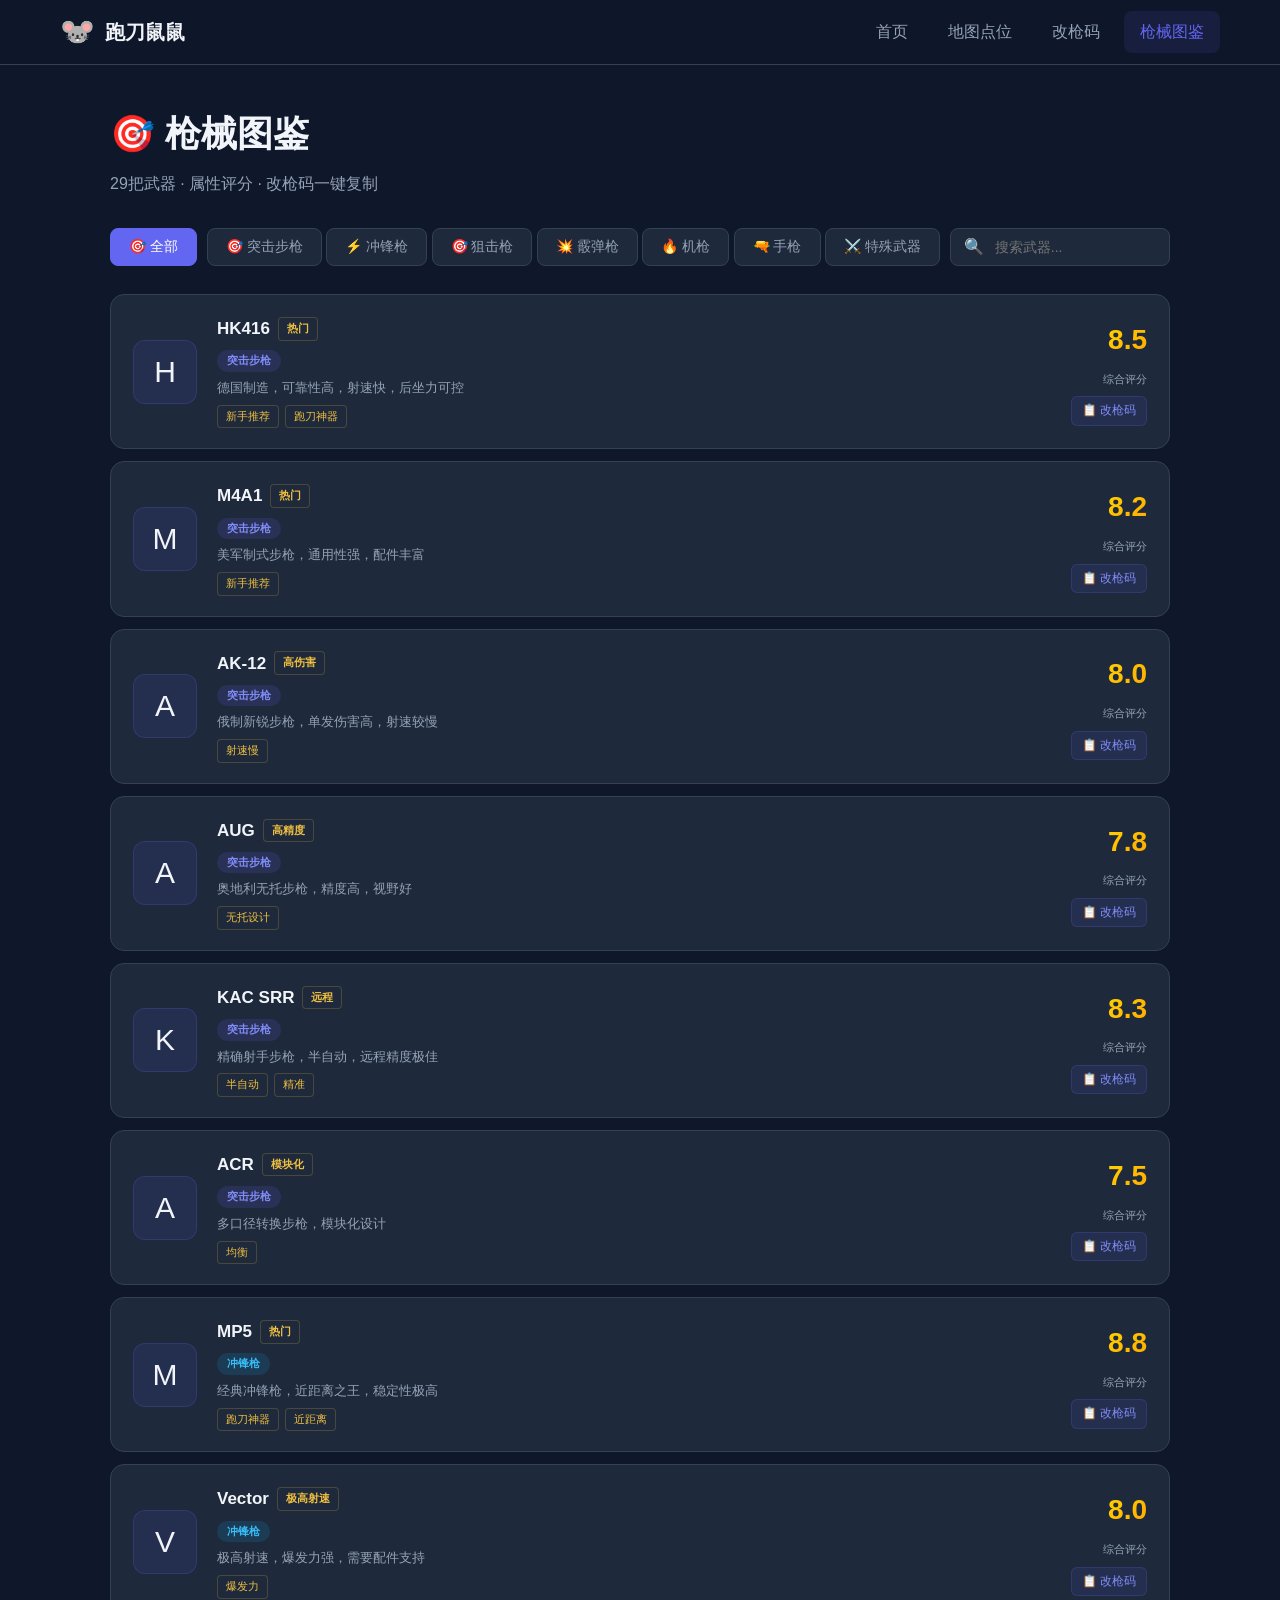
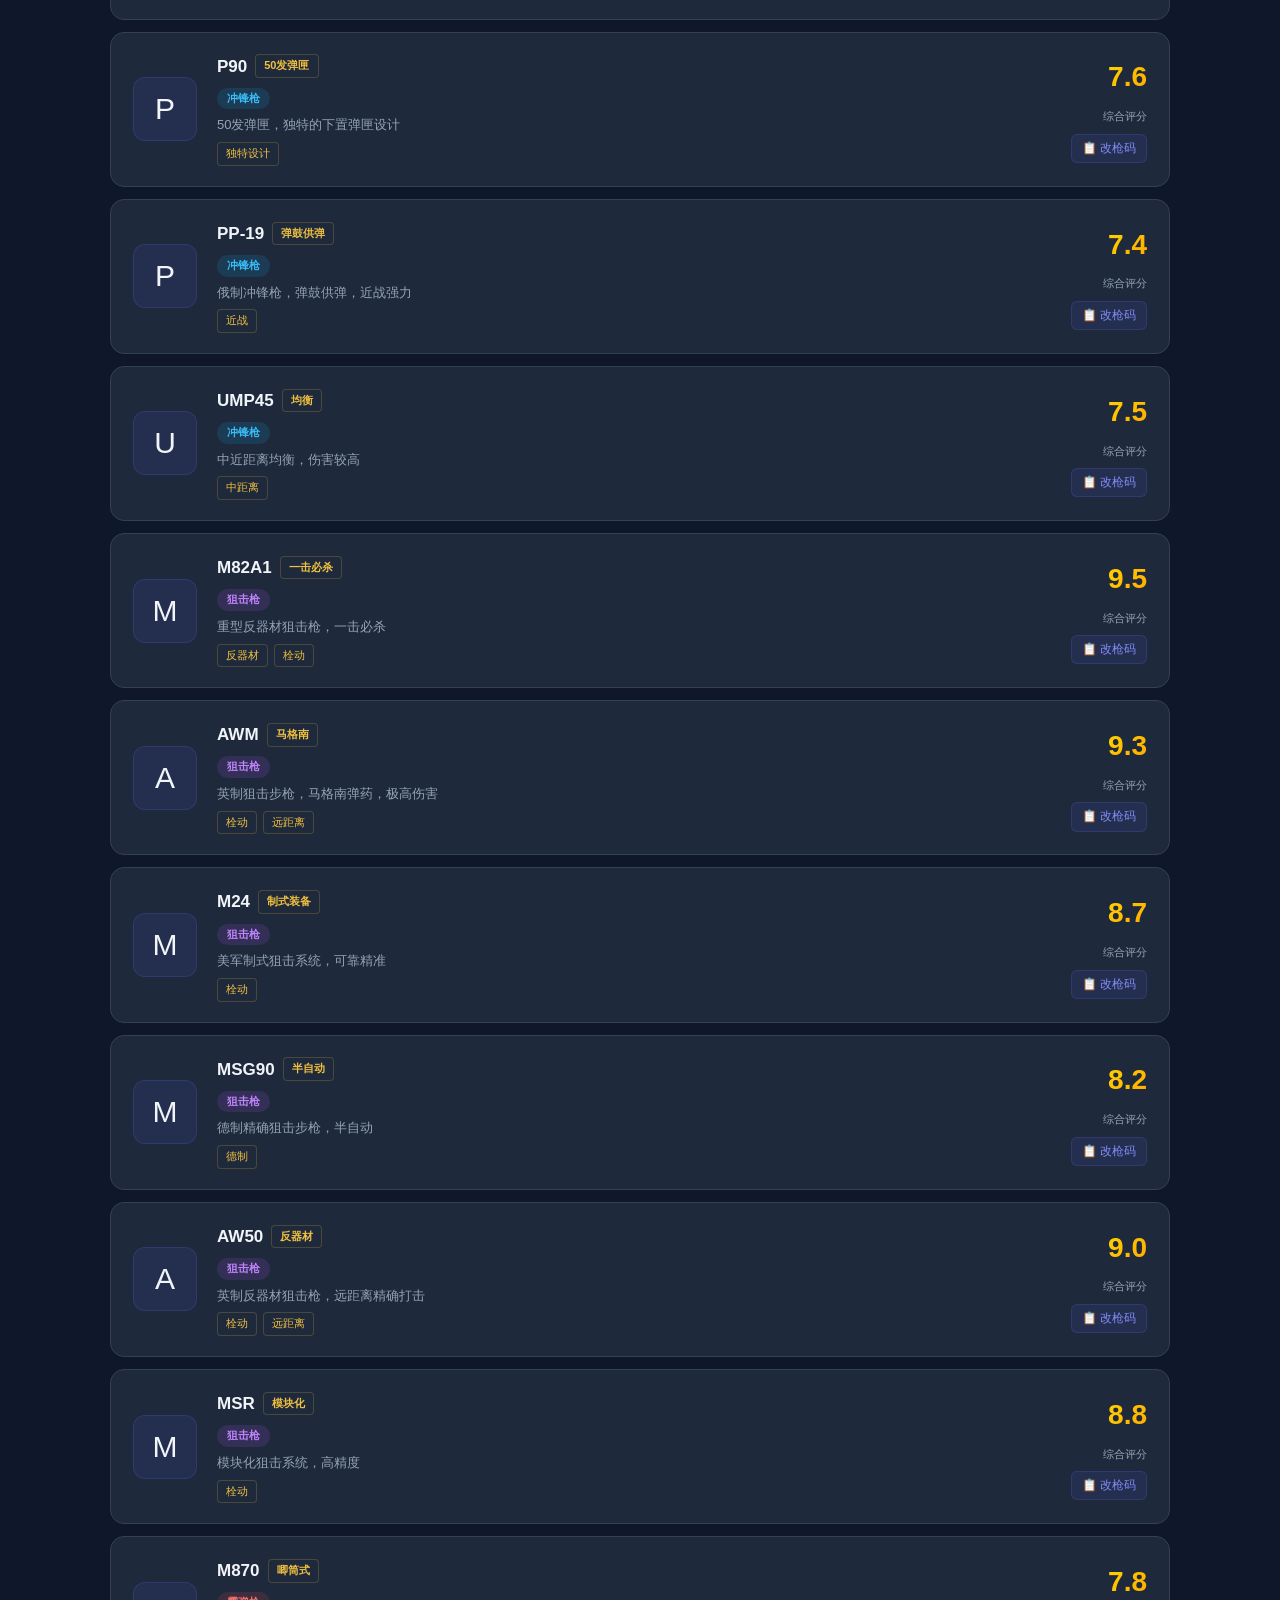
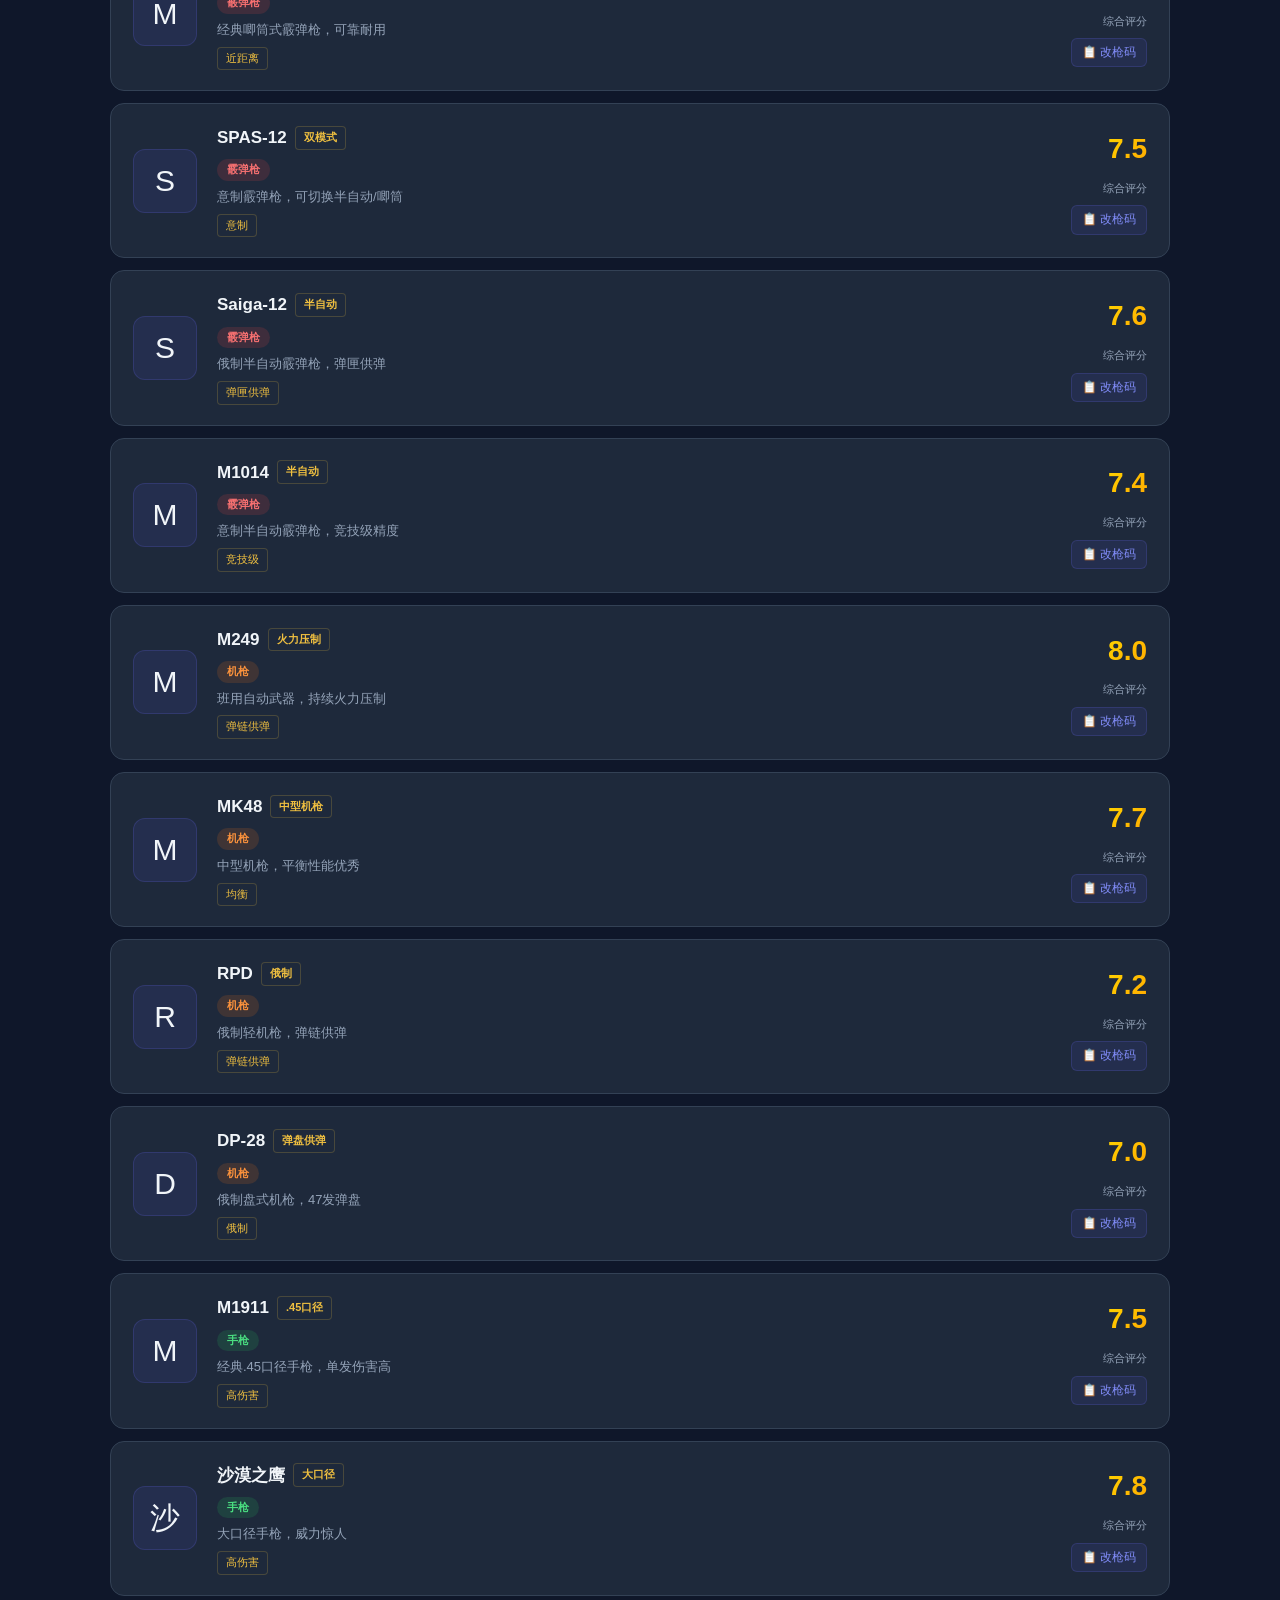
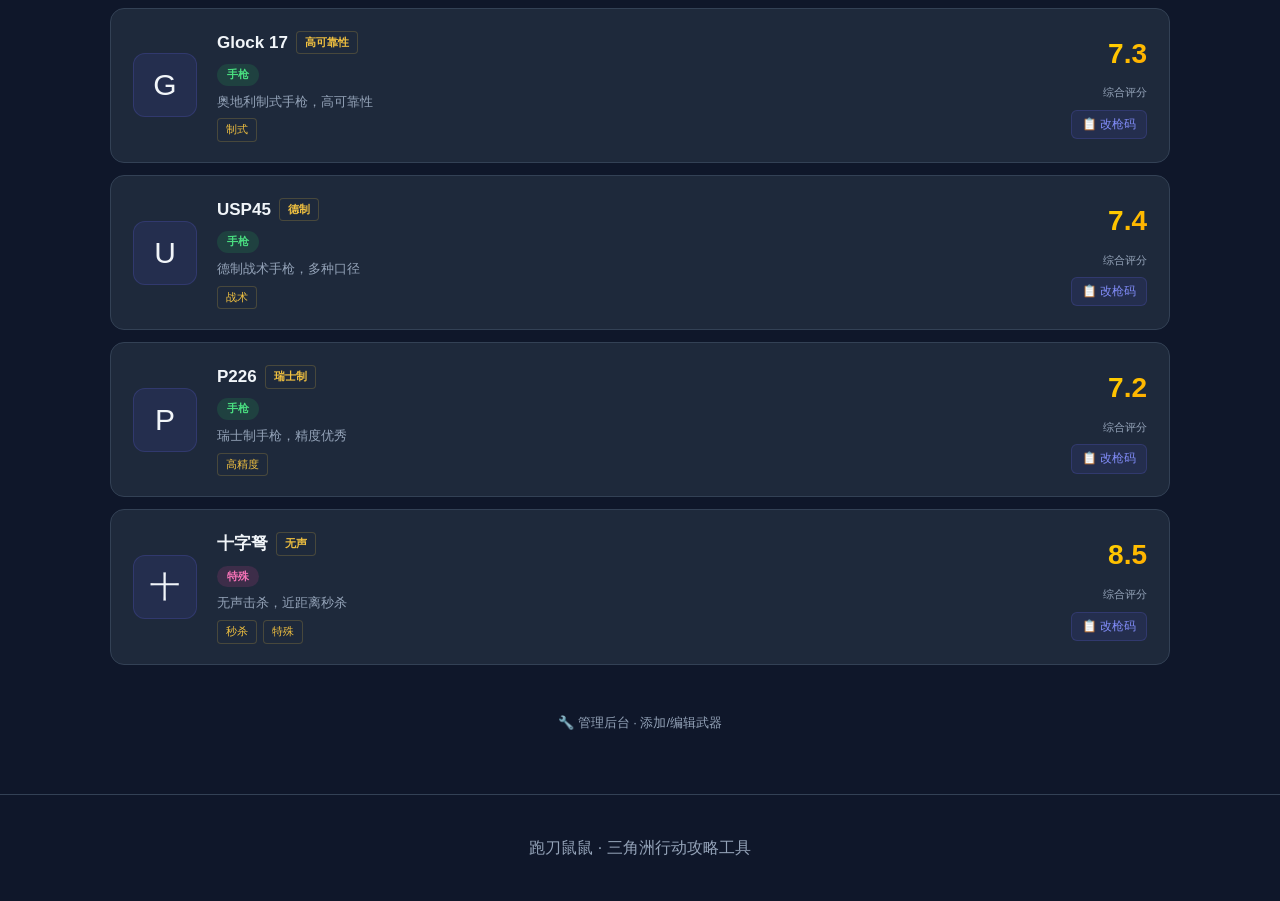
<file: weapons.html>
<!DOCTYPE html>
<html lang="zh-CN">
<head>
    <meta charset="UTF-8">
    <meta name="viewport" content="width=device-width, initial-scale=1.0">
    <title>枪械图鉴 - 跑刀鼠鼠</title>
    <link rel="stylesheet" href="css/style.css">
    <style>
        .weapons-page { max-width: 1100px; margin: 0 auto; padding: 40px 20px 60px; }
        .weapons-filters { display: flex; gap: 10px; flex-wrap: wrap; align-items: center; margin-bottom: 28px; }
        .filter-btn { padding: 9px 18px; background: var(--bg-card); border: 1px solid var(--dark-light); border-radius: 8px; color: var(--text-muted); cursor: pointer; transition: all 0.2s; font-size: 14px; font-weight: 500; }
        .filter-btn:hover { border-color: var(--primary); color: var(--text); }
        .filter-btn.active { background: var(--primary); border-color: var(--primary); color: white; }
        
        /* 武器卡片 */
        .weapon-card { background: var(--bg-card); border: 1px solid var(--dark-light); border-radius: 14px; padding: 20px 22px; margin-bottom: 12px; cursor: pointer; transition: all 0.2s; display: grid; grid-template-columns: 64px 1fr auto; gap: 20px; align-items: center; }
        .weapon-card:hover { border-color: var(--primary); background: rgba(99,102,241,0.05); transform: translateX(4px); box-shadow: 0 4px 20px rgba(99,102,241,0.15); }
        .weapon-card-icon { width: 64px; height: 64px; background: rgba(99,102,241,0.1); border-radius: 12px; display: flex; align-items: center; justify-content: center; font-size: 30px; border: 1px solid rgba(99,102,241,0.2); overflow: hidden; }
        .weapon-card-icon img { width: 100%; height: 100%; object-fit: cover; }
        .weapon-card-info h3 { font-size: 17px; font-weight: 700; margin-bottom: 4px; display: flex; align-items: center; gap: 8px; }
        .weapon-card-info .type-badge { display: inline-block; padding: 2px 10px; border-radius: 20px; font-size: 11px; font-weight: 600; margin-bottom: 6px; }
        .type-badge.AR  { background:rgba(99,102,241,0.15); color:#818cf8; }
        .type-badge.SMG { background:rgba(14,165,233,0.15); color:#38bdf8; }
        .type-badge.SR  { background:rgba(168,85,247,0.15); color:#c084fc; }
        .type-badge.SG  { background:rgba(239,68,68,0.15); color:#f87171; }
        .type-badge.LMG { background:rgba(249,115,22,0.15); color:#fb923c; }
        .type-badge.Pistol { background:rgba(34,197,94,0.15); color:#4ade80; }
        .type-badge.Special { background:rgba(236,72,153,0.15); color:#f472b6; }
        .weapon-card-info p { font-size: 13px; color: var(--text-muted); }
        
        /* 标签 */
        .weapon-tags { display: flex; gap: 6px; flex-wrap: wrap; margin-top: 6px; }
        .weapon-tag { padding: 2px 8px; background: var(--dark); border-radius: 4px; font-size: 11px; color: #f0c040; border: 1px solid rgba(240,192,64,0.2); }
        
        /* 卡片右侧 */
        .weapon-card-right { display: flex; flex-direction: column; align-items: flex-end; gap: 8px; min-width: 160px; }
        .weapon-rating-badge { font-size: 28px; font-weight: 800; background: linear-gradient(135deg, #FFD700, #FFA500); -webkit-background-clip: text; -webkit-text-fill-color: transparent; background-clip: text; }
        .weapon-rating-label { font-size: 11px; color: var(--text-muted); }
        .weapon-code-badge { display: flex; align-items: center; gap: 6px; padding: 4px 10px; background: rgba(99,102,241,0.1); border: 1px solid rgba(99,102,241,0.2); border-radius: 6px; font-size: 12px; color: #818cf8; cursor: pointer; transition: all 0.2s; }
        .weapon-code-badge:hover { background: rgba(99,102,241,0.2); }
        .weapon-code-badge.copied { background: rgba(34,197,94,0.2); border-color: rgba(34,197,94,0.4); color: #4ade80; }
        .weapon-stats-mini { display: grid; grid-template-columns: 1fr 1fr; gap: 6px 16px; }
        .mini-stat { display: flex; justify-content: space-between; align-items: center; font-size: 12px; }
        .mini-stat-label { color: var(--text-muted); }
        .mini-stat-bar { width: 60px; height: 4px; background: var(--dark); border-radius: 2px; margin-left: 8px; flex-shrink: 0; }
        .mini-stat-fill { height: 100%; border-radius: 2px; }
        
        /* 详情模态框 */
        .modal-weapon-hero { background: linear-gradient(135deg, #1e293b 0%, #0f172a 50%, #1a1a2e 100%); border-radius: 16px; padding: 48px 40px; text-align: center; margin-bottom: 28px; position: relative; overflow: hidden; }
        .modal-weapon-hero::before { content: ''; position: absolute; top: -50%; left: -50%; width: 200%; height: 200%; background: radial-gradient(circle at 50% 50%, rgba(99,102,241,0.08) 0%, transparent 60%); pointer-events: none; }
        .modal-weapon-image { width: 160px; height: 100px; margin: 0 auto 20px; background: rgba(99,102,241,0.1); border-radius: 16px; display: flex; align-items: center; justify-content: center; font-size: 48px; border: 1px solid rgba(99,102,241,0.2); overflow: hidden; }
        .modal-weapon-image img { width: 100%; height: 100%; object-fit: contain; background: var(--dark); }
        .modal-weapon-name { font-size: 32px; font-weight: 800; margin-bottom: 6px; background: linear-gradient(135deg, #f1f5f9 0%, #a5b4fc 100%); -webkit-background-clip: text; -webkit-text-fill-color: transparent; background-clip: text; }
        .modal-weapon-fullname { font-size: 15px; color: var(--text-muted); margin-bottom: 4px; }
        .modal-weapon-desc { font-size: 14px; color: var(--text-muted); margin-top: 12px; line-height: 1.7; max-width: 500px; margin-left: auto; margin-right: auto; }
        .modal-section-title { font-size: 15px; font-weight: 700; color: var(--primary); margin-bottom: 12px; margin-top: 24px; display: flex; align-items: center; gap: 8px; }
        .modal-section-title::before { content: ''; width: 3px; height: 14px; background: var(--primary); border-radius: 2px; }
        
        /* 属性条 */
        .attr-row { display: flex; align-items: center; margin-bottom: 12px; gap: 12px; }
        .attr-label { width: 90px; font-size: 13px; color: var(--text-muted); flex-shrink: 0; }
        .attr-bar-track { flex: 1; height: 8px; background: var(--dark); border-radius: 4px; overflow: hidden; }
        .attr-bar-fill { height: 100%; border-radius: 4px; transition: width 0.5s ease; }
        .attr-value { width: 36px; font-size: 13px; font-weight: 700; text-align: right; flex-shrink: 0; }
        
        /* 改枪码 */
        .code-display { background: var(--dark); border: 1px solid var(--dark-light); border-radius: 10px; padding: 14px 20px; display: flex; align-items: center; justify-content: space-between; margin-bottom: 16px; }
        .code-text { font-size: 16px; font-weight: 700; color: #f0c040; font-family: 'Courier New', monospace; letter-spacing: 1px; }
        .code-copy-btn { padding: 6px 16px; background: rgba(99,102,241,0.15); border: 1px solid rgba(99,102,241,0.3); border-radius: 6px; color: #818cf8; cursor: pointer; font-size: 13px; transition: all 0.2s; }
        .code-copy-btn:hover { background: rgba(99,102,241,0.3); }
        .code-copy-btn.copied { background: rgba(34,197,94,0.2); border-color: rgba(34,197,94,0.4); color: #4ade80; }
        
        /* 标签详情 */
        .tags-display { display: flex; gap: 8px; flex-wrap: wrap; }
        .tag-chip { padding: 5px 12px; background: rgba(240,192,64,0.1); border: 1px solid rgba(240,192,64,0.25); border-radius: 20px; font-size: 13px; color: #f0c040; }
        
        /* 评分 */
        .rating-detail { display: flex; align-items: center; justify-content: center; gap: 8px; margin-top: 16px; }
        .rating-big { font-size: 42px; font-weight: 800; background: linear-gradient(135deg, #FFD700 0%, #FFA500 50%, #FF6347 100%); -webkit-background-clip: text; -webkit-text-fill-color: transparent; background-clip: text; }
        .rating-max { font-size: 20px; color: var(--text-muted); }
        
        /* 配件槽 */
        .slot-grid { display: grid; grid-template-columns: repeat(auto-fill, minmax(150px, 1fr)); gap: 8px; }
        .slot-item { background: var(--dark); border: 1px solid var(--dark-light); border-radius: 8px; padding: 10px 14px; display: flex; align-items: center; gap: 10px; }
        .slot-item-icon { font-size: 18px; }
        .slot-item-name { font-size: 12px; color: var(--text-muted); }
        .slot-item-slot { font-size: 13px; font-weight: 600; }
        
        .ATTR-fireRate { background: #f59e0b; }
        .ATTR-damage { background: #ef4444; }
        .ATTR-accuracy { background: #3b82f6; }
        .ATTR-range { background: #8b5cf6; }
        .ATTR-stability { background: #22c55e; }
        .ATTR-mobility { background: #06b6d4; }
        
        /* 底部入口 */
        .admin-entry { text-align: center; padding: 32px 0 0; }
        .admin-entry a { color: var(--text-muted); text-decoration: none; font-size: 13px; }
        .admin-entry a:hover { color: var(--primary); }
        
        .action-btns { display: flex; gap: 10px; }
        .action-btns .btn { flex: 1; justify-content: center; }
        
        @media (max-width: 600px) {
            .weapon-card { grid-template-columns: 50px 1fr; }
            .weapon-card-right { display: none; }
        }
    </style>
</head>
<body>
    <header class="header">
        <div class="container header-content">
            <a href="index.html" class="logo">
                <span class="logo-icon">🐭</span>
                <span class="logo-text">跑刀鼠鼠</span>
            </a>
            <nav class="nav">
                <a href="index.html" class="nav-link">首页</a>
                <a href="maps.html" class="nav-link">地图点位</a>
                <a href="loadouts.html" class="nav-link">改枪码</a>
                <a href="weapons.html" class="nav-link active">枪械图鉴</a>
            </nav>
        </div>
    </header>

    <div class="weapons-page">
        <div style="padding: 0 0 32px 0;">
            <h1 class="page-title">🎯 枪械图鉴</h1>
            <p class="page-subtitle">29把武器 · 属性评分 · 改枪码一键复制</p>
        </div>

        <div class="weapons-filters">
            <button class="filter-btn active" data-category="all" onclick="filterByCategory('all')">🎯 全部</button>
            <div id="categoryFilters"></div>
            <div class="search-box" style="margin-left: auto;">
                <input type="text" id="searchInput" placeholder="搜索武器..." oninput="filterWeapons()">
            </div>
        </div>

        <div id="weaponList"></div>
        
        <div class="admin-entry">
            <a href="admin.html">🔧 管理后台 · 添加/编辑武器</a>
        </div>
    </div>

    <!-- 详情模态框 -->
    <div class="modal-overlay" id="weaponModal">
        <div class="modal" style="max-width: 640px;">
            <div class="modal-header">
                <h3 class="modal-title" id="modalWeaponTitle">枪械详情</h3>
                <button class="modal-close" onclick="closeWeaponModal()">×</button>
            </div>
            <div class="modal-body" id="modalWeaponBody"></div>
            <div class="modal-footer">
                <div class="action-btns">
                    <button class="btn btn-primary" onclick="createLoadoutFromWeapon()">🔧 创建改枪配置</button>
                    <button class="btn btn-secondary" onclick="closeWeaponModal()">关闭</button>
                </div>
            </div>
        </div>
    </div>

    <footer class="footer">
        <div class="container">
            <p>跑刀鼠鼠 · 三角洲行动攻略工具</p>
        </div>
    </footer>

    <script src="js/main.js"></script>
    <script>
        let weaponsData = null;
        let currentCategory = 'all';
        let currentWeaponId = null;
        let currentWeaponData = null;

        const ATTR_COLORS = { fireRate: '#f59e0b', damage: '#ef4444', accuracy: '#3b82f6', range: '#8b5cf6', stability: '#22c55e', mobility: '#06b6d4' };
        const ATTR_NAMES = { fireRate: '射速', damage: '伤害', accuracy: '精度', range: '射程', stability: '稳定性', mobility: '机动' };
        const TYPE_NAMES = { 'AR':'突击步枪','SMG':'冲锋枪','SR':'狙击枪','SG':'霰弹枪','LMG':'机枪','Pistol':'手枪','Special':'特殊' };
        const SLOT_ICONS = { '枪口':'🔇','枪管':'🔧','护木':'🛡️','前握把':'✋','上机匣':'📐','瞄具座':'🔭','后握把':'🤛','弹匣':'📦','枪托':'🦴','后托':'✋','贴腮板':'🧱','瞄具':'🔭' };

        async function loadWeapons() {
            weaponsData = await appUtils.loadJSON('data/weapons.json');
            if (!weaponsData) { appUtils.showToast('加载枪械数据失败','error'); return; }
            renderCategoryFilters();
            renderWeapons();
        }

        function renderCategoryFilters() {
            const container = document.getElementById('categoryFilters');
            container.innerHTML = weaponsData.categories.map(cat => `
                <button class="filter-btn" data-category="${cat.id}" onclick="filterByCategory('${cat.id}')">
                    ${cat.icon} ${cat.name}
                </button>
            `).join('');
        }

        function filterByCategory(catId) {
            currentCategory = catId;
            document.querySelectorAll('.filter-btn').forEach(b => {
                b.classList.toggle('active', b.dataset.category === catId);
            });
            renderWeapons();
        }

        function filterWeapons() { renderWeapons(); }

        function renderWeapons() {
            const container = document.getElementById('weaponList');
            const search = document.getElementById('searchInput').value.toLowerCase();

            let weapons = [];
            if (currentCategory === 'all') {
                weaponsData.categories.forEach(cat => {
                    cat.weapons.forEach(w => {
                        weapons.push({...w, categoryName: cat.name, categoryIcon: cat.icon});
                    });
                });
            } else {
                const cat = weaponsData.categories.find(c => c.id === currentCategory);
                if (cat) weapons = cat.weapons.map(w => ({...w, categoryName: cat.name, categoryIcon: cat.icon}));
            }

            if (search) {
                weapons = weapons.filter(w =>
                    w.name.toLowerCase().includes(search) ||
                    (w.fullName || '').toLowerCase().includes(search) ||
                    (w.description || '').toLowerCase().includes(search) ||
                    (w.tags || []).some(t => t.toLowerCase().includes(search))
                );
            }

            if (!weapons.length) {
                container.innerHTML = `
                    <div style="text-align:center;padding:60px 20px;color:var(--text-muted);">
                        <div style="font-size:48px;margin-bottom:16px;">🔍</div>
                        <p>没有找到匹配的枪械</p>
                    </div>`;
                return;
            }

            const ATTRS = ['fireRate','damage','accuracy','range'];
            const ATTR_COLS = ['#f59e0b','#ef4444','#3b82f6','#8b5cf6'];

            container.innerHTML = weapons.map(w => {
                const rating = w.rating || Math.round((w.damage * 0.3 + w.fireRate * 0.25 + w.accuracy * 0.25 + w.range * 0.2) * 5.5);
                const tags = w.tags || [];
                const code = w.code || '';
                
                return `
                <div class="weapon-card" onclick="showWeaponDetail('${w.id}')">
                    <div class="weapon-card-icon">
                        ${w.image ? `<img src="${w.image}" alt="${w.name}" onerror="this.style.display='none';this.parentElement.innerHTML='${w.name.charAt(0)}'">` : w.name.charAt(0)}
                    </div>
                    <div class="weapon-card-info">
                        <h3>
                            ${w.name}
                            ${tags.slice(0,1).map(t => `<span class="weapon-tag">${t}</span>`).join('')}
                        </h3>
                        <span class="type-badge ${w.type}">${TYPE_NAMES[w.type] || w.type}</span>
                        <p>${w.description || ''}</p>
                        ${tags.length > 1 ? `<div class="weapon-tags">${tags.slice(1,3).map(t => `<span class="weapon-tag">${t}</span>`).join('')}</div>` : ''}
                    </div>
                    <div class="weapon-card-right">
                        <div class="weapon-rating-badge">${rating.toFixed(1)}</div>
                        <div class="weapon-rating-label">综合评分</div>
                        ${code ? `
                        <div class="weapon-code-badge" onclick="event.stopPropagation();copyCode('${code}', this)">
                            <span>📋 改枪码</span>
                        </div>` : ''}
                    </div>
                </div>
            `}).join('');
        }

        function copyCode(code, btn) {
            navigator.clipboard.writeText(code).then(() => {
                btn.classList.add('copied');
                const span = btn.querySelector('span');
                const old = span.textContent;
                span.textContent = '✅ 已复制';
                setTimeout(() => { span.textContent = old; btn.classList.remove('copied'); }, 1500);
            });
        }

        function showWeaponDetail(weaponId) {
            currentWeaponId = weaponId;
            let weapon = null, category = null;
            for (const cat of weaponsData.categories) {
                const found = cat.weapons.find(w => w.id === weaponId);
                if (found) { weapon = found; category = cat; break; }
            }
            if (!weapon) return;
            currentWeaponData = weapon;

            const rating = weapon.rating || Math.round((weapon.damage * 0.3 + weapon.fireRate * 0.25 + weapon.accuracy * 0.25 + weapon.range * 0.2) * 5.5);
            const ATTRS = ['fireRate','damage','accuracy','range'];
            const tags = weapon.tags || [];
            const slots = getSlotsForType(weapon.type);

            document.getElementById('modalWeaponTitle').textContent = `${weapon.name} · ${weapon.fullName}`;
            document.getElementById('modalWeaponBody').innerHTML = `
                <!-- 英雄区 -->
                <div class="modal-weapon-hero">
                    <div class="modal-weapon-image">
                        ${weapon.image ? `<img src="${weapon.image}" alt="${weapon.name}" onerror="this.style.display='none';this.parentElement.innerHTML='${weapon.name.charAt(0)}'">` : weapon.name.charAt(0)}
                    </div>
                    <div class="modal-weapon-name">${weapon.name}</div>
                    <div class="modal-weapon-fullname">${weapon.fullName || ''}</div>
                    <span class="type-badge ${weapon.type}" style="display:inline-block;margin-top:8px;">${TYPE_NAMES[weapon.type] || weapon.type}</span>
                    <p class="modal-weapon-desc">${weapon.description || ''}</p>
                    
                    <!-- 评分 -->
                    <div class="rating-detail">
                        <span class="rating-big">${rating.toFixed(1)}</span>
                        <span class="rating-max">/ 10</span>
                    </div>
                    
                    <!-- 标签 -->
                    ${tags.length ? `
                    <div style="display:flex;justify-content:center;gap:8px;flex-wrap:wrap;margin-top:12px;">
                        ${tags.map(t => `<span class="tag-chip">${t}</span>`).join('')}
                    </div>` : ''}
                </div>

                <!-- 改枪码 -->
                ${weapon.code ? `
                <div class="modal-section-title">🎮 改枪码</div>
                <div class="code-display">
                    <span class="code-text">${weapon.code}</span>
                    <button class="code-copy-btn" onclick="copyCodeDetail('${weapon.code}', this)">复制</button>
                </div>` : ''}

                <!-- 属性面板 -->
                <div class="modal-section-title">📊 属性面板</div>
                ${ATTRS.map(attr => `
                    <div class="attr-row">
                        <div class="attr-label">${ATTR_NAMES[attr]}</div>
                        <div class="attr-bar-track">
                            <div class="attr-bar-fill ATTR-${attr}" style="width:${weapon[attr]}%;"></div>
                        </div>
                        <div class="attr-value" style="color:${ATTR_COLORS[attr]};">${weapon[attr]}</div>
                    </div>
                `).join('')}

                <!-- 配件槽 -->
                <div class="modal-section-title">🔧 配件推荐</div>
                <div class="slot-grid">
                    ${slots.map(s => `
                        <div class="slot-item">
                            <span class="slot-item-icon">${s.icon}</span>
                            <div>
                                <div class="slot-item-name">${s.name}</div>
                                <div class="slot-item-slot">${s.slot}</div>
                            </div>
                        </div>
                    `).join('')}
                </div>

                <!-- 使用建议 -->
                <div class="modal-section-title">💡 使用建议</div>
                <p style="font-size:14px;color:var(--text-muted);line-height:1.8;">
                    ${getWeaponTips(weapon)}
                </p>
            `;

            document.getElementById('weaponModal').classList.add('active');
        }

        function copyCodeDetail(code, btn) {
            navigator.clipboard.writeText(code).then(() => {
                const old = btn.textContent;
                btn.textContent = '已复制!';
                btn.classList.add('copied');
                setTimeout(() => { btn.textContent = old; btn.classList.remove('copied'); }, 1500);
            });
        }

        function getSlotsForType(type) {
            const base = [
                {slot:'枪口',name:'消音器/补偿器',icon:'🔇'},
                {slot:'枪管',name:'长枪管/短枪管',icon:'🔧'},
                {slot:'弹匣',name:'标准/加长弹匣',icon:'📦'},
                {slot:'瞄具',name:'红点/全息/瞄准镜',icon:'🔭'},
            ];
            const extra = {
                'AR':  [{slot:'前握把',name:'垂直/角握把',icon:'✋'},{slot:'枪托',name:'伸缩/固定枪托',icon:'🦴'}],
                'SMG': [{slot:'前握把',name:'激光瞄准器',icon:'🔦'},{slot:'枪托',name:'折叠/伸缩枪托',icon:'🦴'}],
                'SR':  [{slot:'前握把',name:'双脚架',icon:'🦵'},{slot:'弹药',name:'马格南/狙击弹',icon:'💎'}],
                'SG':  [{slot:'枪口',name:'扼流器/消音器',icon:'🔇'},{slot:'枪托',name:'伸缩枪托',icon:'🦴'}],
                'LMG': [{slot:'前握把',name:'双脚架/垂直握把',icon:'🦵'},{slot:'枪托',name:'固定枪托',icon:'🦴'}],
                'Pistol': [{slot:'枪口',name:'消音器/枪口制动',icon:'🔇'},{slot:'瞄具',name:'红点/无',icon:'🔭'}],
                'Special': [{slot:'弹药',name:'特殊弹药',icon:'💎'},{slot:'配件',name:'根据武器类型',icon:'🔧'}],
            };
            return [...base, ...(extra[type] || [])];
        }

        function getWeaponTips(weapon) {
            const tips = {
                'AR': '突击步枪是全能型武器，适合各种距离。中距离是优势区间，近距离需要配合腰射。配件建议优先提升稳定性和后坐力控制。',
                'SMG': '冲锋枪射速快、近距离伤害高，适合室内CQB。配件优先消音器和激光瞄准器，提升腰射精度。需要注意弹药管理和换弹时机。',
                'SR': '狙击枪需要耐心和预判，建议配合高倍镜使用。架枪时选择对方必经之路，等待时机。冲锋狙需要练习瞬镜技巧。',
                'SG': '霰弹枪近距离秒杀，但射程极短。需要贴脸才能发挥威力，建议配合无声脚步。弹容量有限，注意节省弹药。',
                'LMG': '机枪提供持续火力压制，适合守点和进攻推进。弹药量大是优势，但移速较慢。配件建议加装双脚架提升稳定性。',
                'Pistol': '手枪是备用武器，在主武器没子弹时发挥作用。射速快的适合近距离，精准的适合中距离补枪。',
                'Special': '特殊武器有独特用法，根据武器特性选择战术。'
            };
            return tips[weapon.type] || '根据不同场景灵活调整配置和战术。';
        }

        function closeWeaponModal() { document.getElementById('weaponModal').classList.remove('active'); }

        function createLoadoutFromWeapon() {
            closeWeaponModal();
            window.location.href = 'loadouts.html';
        }

        loadWeapons();

        document.getElementById('weaponModal').addEventListener('click', e => {
            if (e.target.classList.contains('modal-overlay')) closeWeaponModal();
        });
    </script>
</body>
</html>
</file>
<file: css/style.css>
/* ========== 基础样式 ========== */
* {
    margin: 0;
    padding: 0;
    box-sizing: border-box;
}

:root {
    --primary: #6366f1;
    --primary-dark: #4f46e5;
    --secondary: #10b981;
    --danger: #ef4444;
    --warning: #f59e0b;
    --dark: #1e293b;
    --dark-light: #334155;
    --gray: #64748b;
    --gray-light: #94a3b8;
    --bg: #0f172a;
    --bg-card: #1e293b;
    --text: #f1f5f9;
    --text-muted: #94a3b8;
}

body {
    font-family: -apple-system, BlinkMacSystemFont, 'Segoe UI', Roboto, 'Helvetica Neue', Arial, sans-serif;
    background-color: var(--bg);
    color: var(--text);
    line-height: 1.6;
    min-height: 100vh;
}

.container {
    max-width: 1200px;
    margin: 0 auto;
    padding: 0 20px;
}

a {
    color: var(--primary);
    text-decoration: none;
    transition: color 0.2s;
}

a:hover {
    color: var(--primary-dark);
}

/* ========== 头部导航 ========== */
.header {
    background: rgba(15, 23, 42, 0.95);
    backdrop-filter: blur(10px);
    border-bottom: 1px solid var(--dark-light);
    position: sticky;
    top: 0;
    z-index: 100;
}

.header-content {
    display: flex;
    justify-content: space-between;
    align-items: center;
    height: 64px;
}

.logo {
    display: flex;
    align-items: center;
    gap: 10px;
}

.logo-icon {
    font-size: 28px;
}

.logo-text {
    font-size: 20px;
    font-weight: 700;
    color: var(--text);
}

.nav {
    display: flex;
    gap: 8px;
}

.nav-link {
    padding: 8px 16px;
    border-radius: 8px;
    color: var(--text-muted);
    font-weight: 500;
    transition: all 0.2s;
}

.nav-link:hover {
    color: var(--text);
    background: var(--dark-light);
}

.nav-link.active {
    color: var(--primary);
    background: rgba(99, 102, 241, 0.1);
}

/* ========== 英雄区域 ========== */
.hero {
    padding: 80px 0;
    text-align: center;
    background: linear-gradient(180deg, rgba(99, 102, 241, 0.1) 0%, transparent 100%);
}

.hero-title {
    font-size: 48px;
    font-weight: 800;
    margin-bottom: 16px;
    background: linear-gradient(135deg, var(--text) 0%, var(--primary) 100%);
    -webkit-background-clip: text;
    -webkit-text-fill-color: transparent;
    background-clip: text;
}

.hero-subtitle {
    font-size: 20px;
    color: var(--text-muted);
    margin-bottom: 32px;
}

.hero-buttons {
    display: flex;
    gap: 16px;
    justify-content: center;
    flex-wrap: wrap;
}

/* ========== 按钮 ========== */
.btn {
    display: inline-flex;
    align-items: center;
    gap: 8px;
    padding: 14px 28px;
    border-radius: 12px;
    font-weight: 600;
    font-size: 16px;
    transition: all 0.2s;
    border: none;
    cursor: pointer;
}

.btn-primary {
    background: var(--primary);
    color: white;
}

.btn-primary:hover {
    background: var(--primary-dark);
    transform: translateY(-2px);
    box-shadow: 0 8px 20px rgba(99, 102, 241, 0.3);
}

.btn-secondary {
    background: var(--dark-light);
    color: var(--text);
}

.btn-secondary:hover {
    background: var(--gray);
    transform: translateY(-2px);
}

.btn-icon {
    font-size: 20px;
}

.btn-sm {
    padding: 8px 16px;
    font-size: 14px;
}

.btn-danger {
    background: var(--danger);
    color: white;
}

/* ========== 功能卡片 ========== */
.features {
    padding: 60px 0;
}

.section-title {
    font-size: 32px;
    font-weight: 700;
    text-align: center;
    margin-bottom: 40px;
}

.features-grid {
    display: grid;
    grid-template-columns: repeat(auto-fit, minmax(300px, 1fr));
    gap: 24px;
}

.feature-card {
    background: var(--bg-card);
    border-radius: 16px;
    padding: 32px;
    border: 1px solid var(--dark-light);
    transition: all 0.3s;
}

.feature-card:hover {
    transform: translateY(-4px);
    border-color: var(--primary);
    box-shadow: 0 12px 40px rgba(99, 102, 241, 0.15);
}

.feature-icon {
    font-size: 48px;
    margin-bottom: 16px;
}

.feature-card h3 {
    font-size: 22px;
    margin-bottom: 12px;
}

.feature-card p {
    color: var(--text-muted);
    margin-bottom: 16px;
}

.feature-link {
    font-weight: 600;
}

/* ========== 统计区域 ========== */
.stats {
    padding: 40px 0;
    background: var(--bg-card);
}

.stats-grid {
    display: grid;
    grid-template-columns: repeat(4, 1fr);
    gap: 24px;
    text-align: center;
}

.stat-item {
    padding: 20px;
}

.stat-number {
    font-size: 42px;
    font-weight: 800;
    color: var(--primary);
    display: block;
}

.stat-label {
    font-size: 16px;
    color: var(--text-muted);
}

/* ========== 使用指南 ========== */
.guide {
    padding: 60px 0;
}

.guide-steps {
    display: grid;
    grid-template-columns: repeat(auto-fit, minmax(250px, 1fr));
    gap: 24px;
}

.guide-step {
    display: flex;
    gap: 16px;
    align-items: flex-start;
}

.step-number {
    width: 40px;
    height: 40px;
    background: var(--primary);
    border-radius: 50%;
    display: flex;
    align-items: center;
    justify-content: center;
    font-weight: 700;
    font-size: 18px;
    flex-shrink: 0;
}

.step-content h4 {
    font-size: 18px;
    margin-bottom: 8px;
}

.step-content p {
    color: var(--text-muted);
    font-size: 14px;
}

/* ========== 页脚 ========== */
.footer {
    padding: 40px 0;
    text-align: center;
    border-top: 1px solid var(--dark-light);
    color: var(--text-muted);
}

.footer-tip {
    font-size: 14px;
    margin-top: 8px;
}

/* ========== 页面标题 ========== */
.page-header {
    padding: 40px 0;
    background: linear-gradient(180deg, rgba(99, 102, 241, 0.1) 0%, transparent 100%);
}

.page-title {
    font-size: 36px;
    font-weight: 700;
    margin-bottom: 8px;
}

.page-subtitle {
    color: var(--text-muted);
}

/* ========== 筛选器 ========== */
.filters {
    padding: 24px 0;
    display: flex;
    gap: 12px;
    flex-wrap: wrap;
    align-items: center;
}

.filter-btn {
    padding: 10px 20px;
    background: var(--bg-card);
    border: 1px solid var(--dark-light);
    border-radius: 8px;
    color: var(--text-muted);
    cursor: pointer;
    transition: all 0.2s;
    font-size: 14px;
}

.filter-btn:hover {
    border-color: var(--primary);
    color: var(--text);
}

.filter-btn.active {
    background: var(--primary);
    border-color: var(--primary);
    color: white;
}

.search-box {
    flex: 1;
    min-width: 200px;
    position: relative;
}

.search-box input {
    width: 100%;
    padding: 10px 16px 10px 44px;
    background: var(--bg-card);
    border: 1px solid var(--dark-light);
    border-radius: 8px;
    color: var(--text);
    font-size: 14px;
}

.search-box input:focus {
    outline: none;
    border-color: var(--primary);
}

.search-box::before {
    content: "🔍";
    position: absolute;
    left: 14px;
    top: 50%;
    transform: translateY(-50%);
    font-size: 16px;
}

/* ========== 卡片网格 ========== */
.card-grid {
    display: grid;
    grid-template-columns: repeat(auto-fill, minmax(280px, 1fr));
    gap: 24px;
    padding-bottom: 60px;
}

.weapon-card, .map-card, .loadout-card {
    background: var(--bg-card);
    border-radius: 16px;
    overflow: hidden;
    border: 1px solid var(--dark-light);
    transition: all 0.3s;
}

.weapon-card:hover, .map-card:hover, .loadout-card:hover {
    transform: translateY(-4px);
    border-color: var(--primary);
    box-shadow: 0 12px 40px rgba(99, 102, 241, 0.15);
}

.card-header {
    padding: 20px;
    border-bottom: 1px solid var(--dark-light);
}

.card-type {
    display: inline-block;
    padding: 4px 12px;
    background: rgba(99, 102, 241, 0.1);
    color: var(--primary);
    border-radius: 20px;
    font-size: 12px;
    font-weight: 600;
    margin-bottom: 8px;
}

.card-title {
    font-size: 20px;
    font-weight: 700;
}

.card-body {
    padding: 20px;
}

.card-desc {
    color: var(--text-muted);
    font-size: 14px;
    margin-bottom: 16px;
}

.card-footer {
    padding: 16px 20px;
    border-top: 1px solid var(--dark-light);
    display: flex;
    gap: 8px;
}

/* ========== 属性条 ========== */
.stat-bar {
    margin-bottom: 12px;
}

.stat-bar-header {
    display: flex;
    justify-content: space-between;
    margin-bottom: 4px;
    font-size: 13px;
}

.stat-bar-label {
    color: var(--text-muted);
}

.stat-bar-value {
    color: var(--text);
    font-weight: 600;
}

.stat-bar-track {
    height: 6px;
    background: var(--dark);
    border-radius: 3px;
    overflow: hidden;
}

.stat-bar-fill {
    height: 100%;
    border-radius: 3px;
    transition: width 0.3s;
}

/* ========== 标签 ========== */
.tag {
    display: inline-block;
    padding: 4px 10px;
    background: var(--dark);
    border-radius: 6px;
    font-size: 12px;
    color: var(--text-muted);
}

.tag-hot {
    background: rgba(239, 68, 68, 0.1);
    color: var(--danger);
}

.tag-medium {
    background: rgba(245, 158, 11, 0.1);
    color: var(--warning);
}

/* ========== 模态框 ========== */
.modal-overlay {
    position: fixed;
    top: 0;
    left: 0;
    right: 0;
    bottom: 0;
    background: rgba(0, 0, 0, 0.8);
    display: flex;
    align-items: center;
    justify-content: center;
    z-index: 1000;
    padding: 20px;
    opacity: 0;
    visibility: hidden;
    transition: all 0.3s;
}

.modal-overlay.active {
    opacity: 1;
    visibility: visible;
}

.modal {
    background: var(--bg-card);
    border-radius: 16px;
    width: 100%;
    max-width: 600px;
    max-height: 90vh;
    overflow-y: auto;
    transform: translateY(20px);
    transition: transform 0.3s;
}

.modal-overlay.active .modal {
    transform: translateY(0);
}

.modal-header {
    padding: 24px;
    border-bottom: 1px solid var(--dark-light);
    display: flex;
    justify-content: space-between;
    align-items: center;
}

.modal-title {
    font-size: 24px;
    font-weight: 700;
}

.modal-close {
    width: 36px;
    height: 36px;
    border-radius: 8px;
    background: var(--dark);
    border: none;
    color: var(--text);
    cursor: pointer;
    font-size: 20px;
    transition: background 0.2s;
}

.modal-close:hover {
    background: var(--danger);
}

.modal-body {
    padding: 24px;
}

.modal-footer {
    padding: 16px 24px;
    border-top: 1px solid var(--dark-light);
    display: flex;
    gap: 12px;
    justify-content: flex-end;
}

/* ========== 表单 ========== */
.form-group {
    margin-bottom: 20px;
}

.form-label {
    display: block;
    margin-bottom: 8px;
    font-weight: 600;
    font-size: 14px;
}

.form-input, .form-select, .form-textarea {
    width: 100%;
    padding: 12px 16px;
    background: var(--dark);
    border: 1px solid var(--dark-light);
    border-radius: 8px;
    color: var(--text);
    font-size: 14px;
}

.form-input:focus, .form-select:focus, .form-textarea:focus {
    outline: none;
    border-color: var(--primary);
}

.form-textarea {
    min-height: 100px;
    resize: vertical;
}

.form-select {
    cursor: pointer;
}

.form-hint {
    font-size: 12px;
    color: var(--text-muted);
    margin-top: 4px;
}

/* ========== 附件卡片 ========== */
.attachment-card {
    background: var(--dark);
    border-radius: 12px;
    padding: 16px;
    margin-bottom: 12px;
}

.attachment-header {
    font-weight: 600;
    margin-bottom: 8px;
    color: var(--primary);
}

.attachment-grid {
    display: grid;
    grid-template-columns: repeat(auto-fill, minmax(150px, 1fr));
    gap: 8px;
}

.attachment-item {
    display: flex;
    justify-content: space-between;
    padding: 8px 12px;
    background: var(--bg-card);
    border-radius: 6px;
    font-size: 13px;
}

.attachment-item span:first-child {
    color: var(--text-muted);
}

.attachment-item span:last-child {
    font-weight: 600;
}

/* ========== 地图页面 ========== */
.map-container {
    display: grid;
    grid-template-columns: 300px 1fr;
    gap: 24px;
    padding-bottom: 60px;
}

.map-sidebar {
    background: var(--bg-card);
    border-radius: 16px;
    padding: 20px;
    height: fit-content;
    position: sticky;
    top: 88px;
}

.map-list {
    display: flex;
    flex-direction: column;
    gap: 8px;
}

.map-list-item {
    padding: 14px 16px;
    background: var(--dark);
    border-radius: 10px;
    cursor: pointer;
    transition: all 0.2s;
    border: 1px solid transparent;
}

.map-list-item:hover {
    background: var(--dark-light);
}

.map-list-item.active {
    background: rgba(99, 102, 241, 0.1);
    border-color: var(--primary);
}

.map-list-item h4 {
    font-size: 16px;
    margin-bottom: 4px;
}

.map-list-item p {
    font-size: 12px;
    color: var(--text-muted);
}

.map-main {
    background: var(--bg-card);
    border-radius: 16px;
    overflow: hidden;
}

.map-header {
    padding: 20px;
    border-bottom: 1px solid var(--dark-light);
}

.map-content {
    position: relative;
    background: var(--dark);
    min-height: 500px;
    display: flex;
    align-items: center;
    justify-content: center;
}

.map-placeholder {
    text-align: center;
    color: var(--text-muted);
}

.map-placeholder-icon {
    font-size: 64px;
    margin-bottom: 16px;
}

.map-canvas {
    position: relative;
    width: 100%;
    height: 500px;
    background: linear-gradient(135deg, #1a365d 0%, #0f172a 100%);
    overflow: hidden;
}

.map-marker {
    position: absolute;
    width: 32px;
    height: 32px;
    border-radius: 50%;
    display: flex;
    align-items: center;
    justify-content: center;
    cursor: pointer;
    transform: translate(-50%, -50%);
    transition: all 0.2s;
    font-size: 16px;
    border: 3px solid white;
    box-shadow: 0 4px 12px rgba(0, 0, 0, 0.3);
}

.map-marker:hover {
    transform: translate(-50%, -50%) scale(1.2);
    z-index: 10;
}

.map-marker.loot { background: #4CAF50; }
.map-marker.tactical { background: #2196F3; }
.map-marker.route { background: #FF9800; }
.map-marker.danger { background: #F44336; }
.map-marker.spawn { background: #9C27B0; }
.map-marker.vehicle { background: #00BCD4; }

.marker-tooltip {
    position: absolute;
    bottom: calc(100% + 10px);
    left: 50%;
    transform: translateX(-50%);
    background: var(--bg-card);
    padding: 12px 16px;
    border-radius: 8px;
    white-space: nowrap;
    opacity: 0;
    visibility: hidden;
    transition: all 0.2s;
    box-shadow: 0 8px 24px rgba(0, 0, 0, 0.3);
    z-index: 100;
    border: 1px solid var(--dark-light);
}

.map-marker:hover .marker-tooltip {
    opacity: 1;
    visibility: visible;
}

.marker-tooltip h5 {
    font-size: 14px;
    margin-bottom: 4px;
}

.marker-tooltip p {
    font-size: 12px;
    color: var(--text-muted);
}

.map-legend {
    padding: 16px 20px;
    border-top: 1px solid var(--dark-light);
    display: flex;
    gap: 16px;
    flex-wrap: wrap;
}

.legend-item {
    display: flex;
    align-items: center;
    gap: 6px;
    font-size: 12px;
    color: var(--text-muted);
}

.legend-dot {
    width: 12px;
    height: 12px;
    border-radius: 50%;
}

.legend-dot.loot { background: #4CAF50; }
.legend-dot.tactical { background: #2196F3; }
.legend-dot.route { background: #FF9800; }
.legend-dot.danger { background: #F44336; }
.legend-dot.spawn { background: #9C27B0; }
.legend-dot.vehicle { background: #00BCD4; }

/* ========== 响应式 ========== */
@media (max-width: 768px) {
    .hero-title {
        font-size: 32px;
    }
    
    .stats-grid {
        grid-template-columns: repeat(2, 1fr);
    }
    
    .map-container {
        grid-template-columns: 1fr;
    }
    
    .map-sidebar {
        position: static;
    }
    
    .nav {
        gap: 4px;
    }
    
    .nav-link {
        padding: 8px 12px;
        font-size: 14px;
    }
}
</file>
